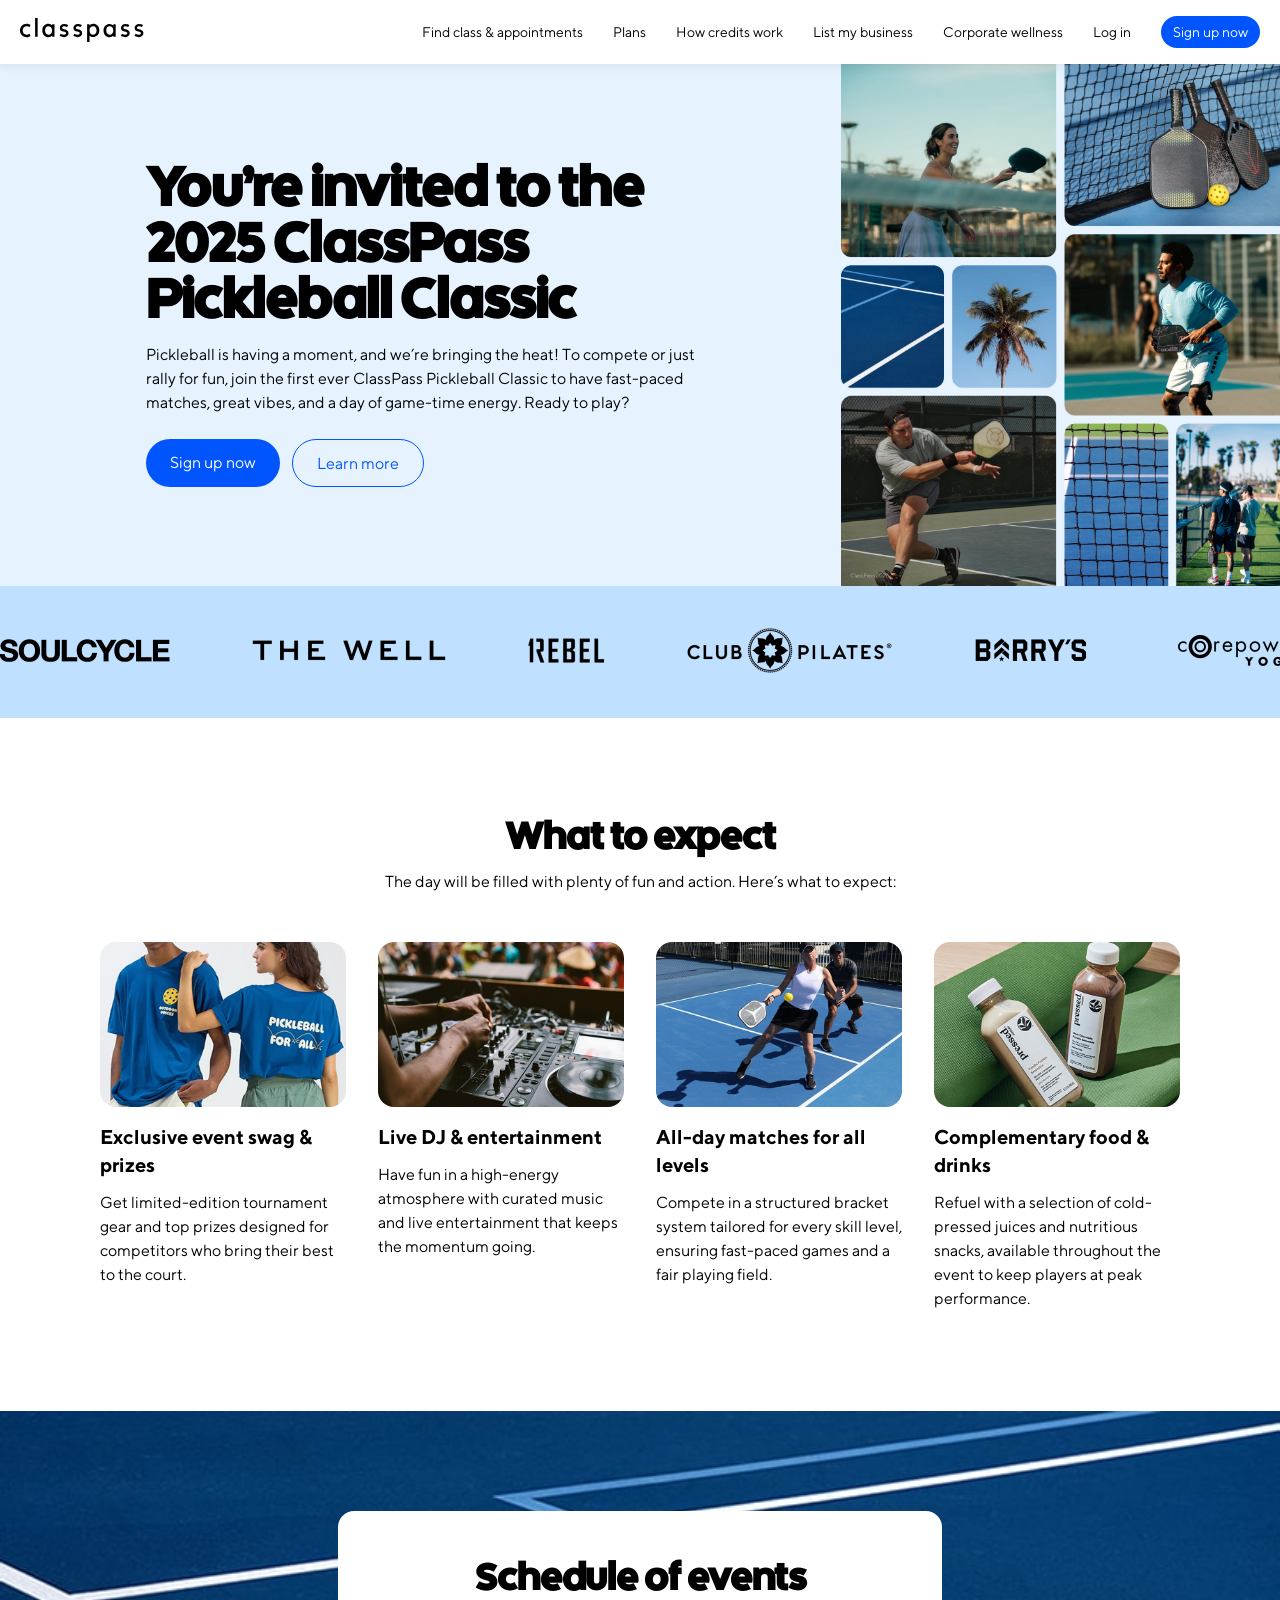
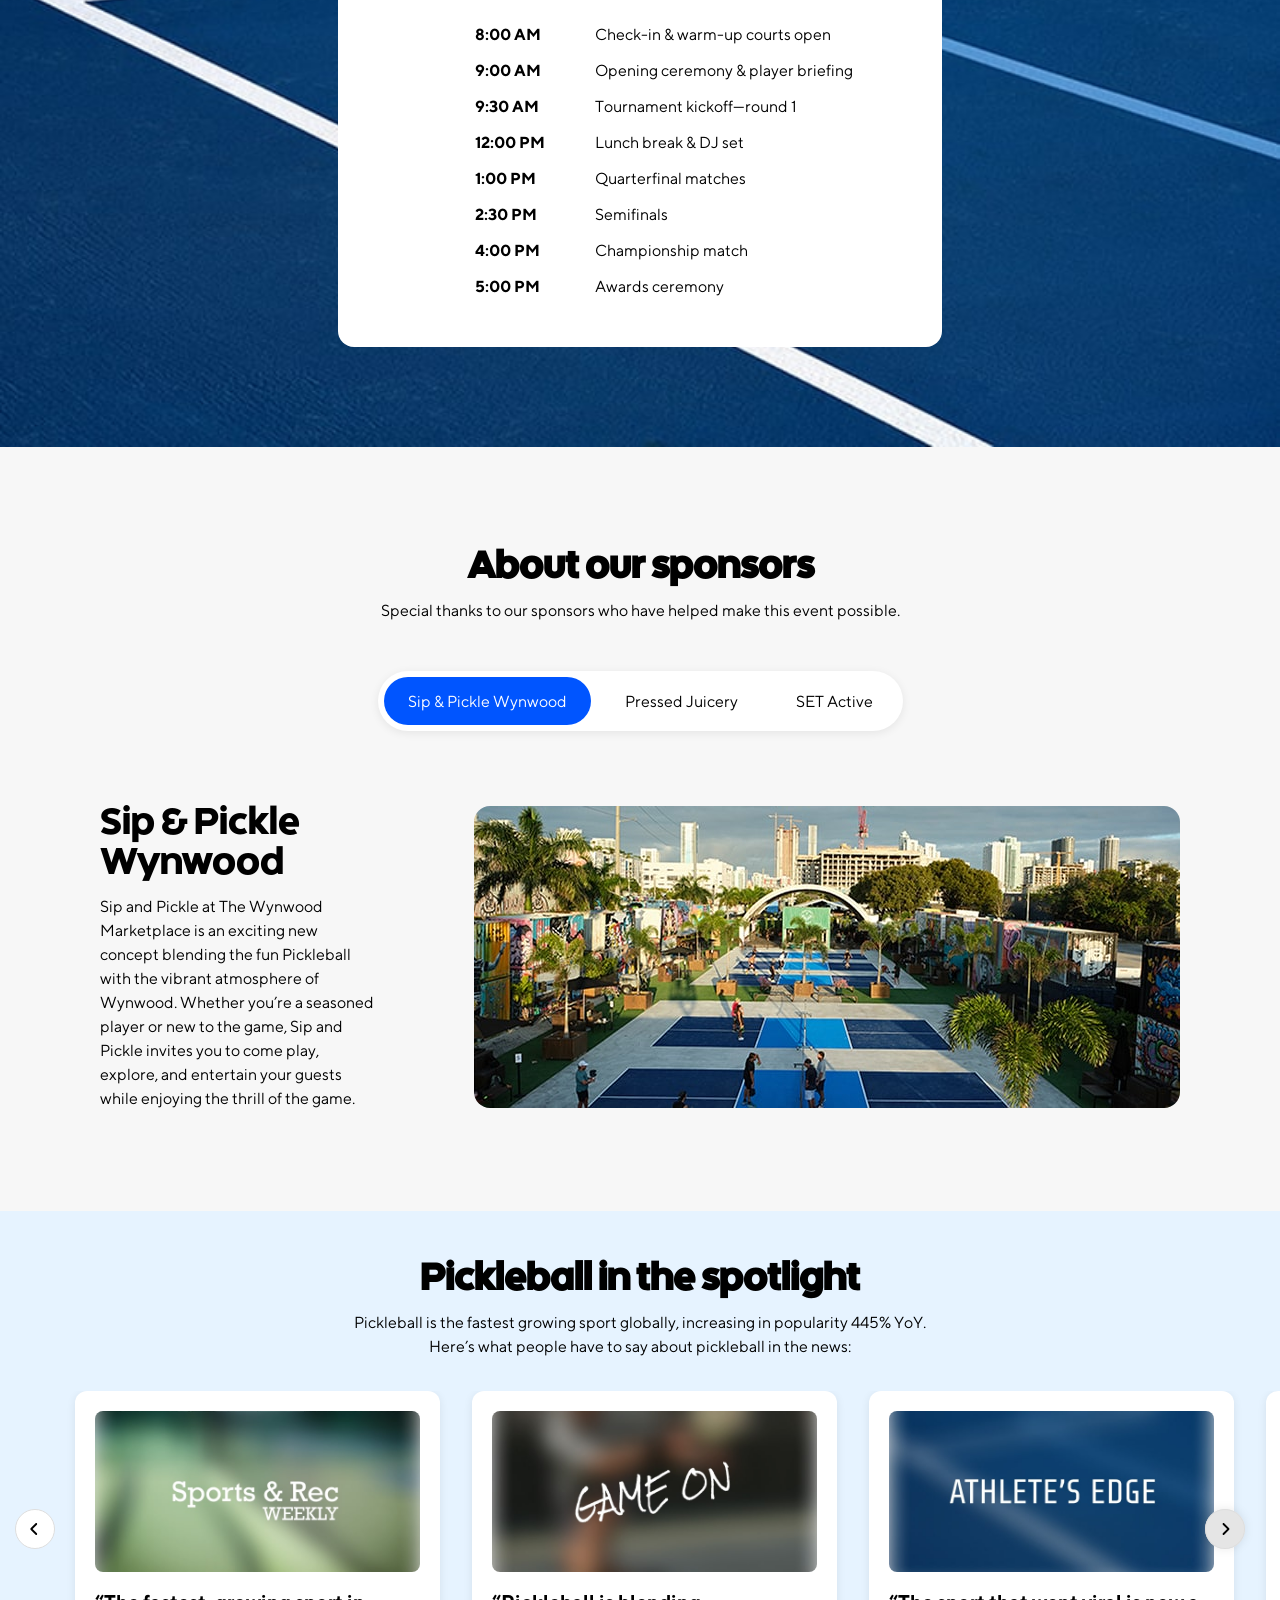
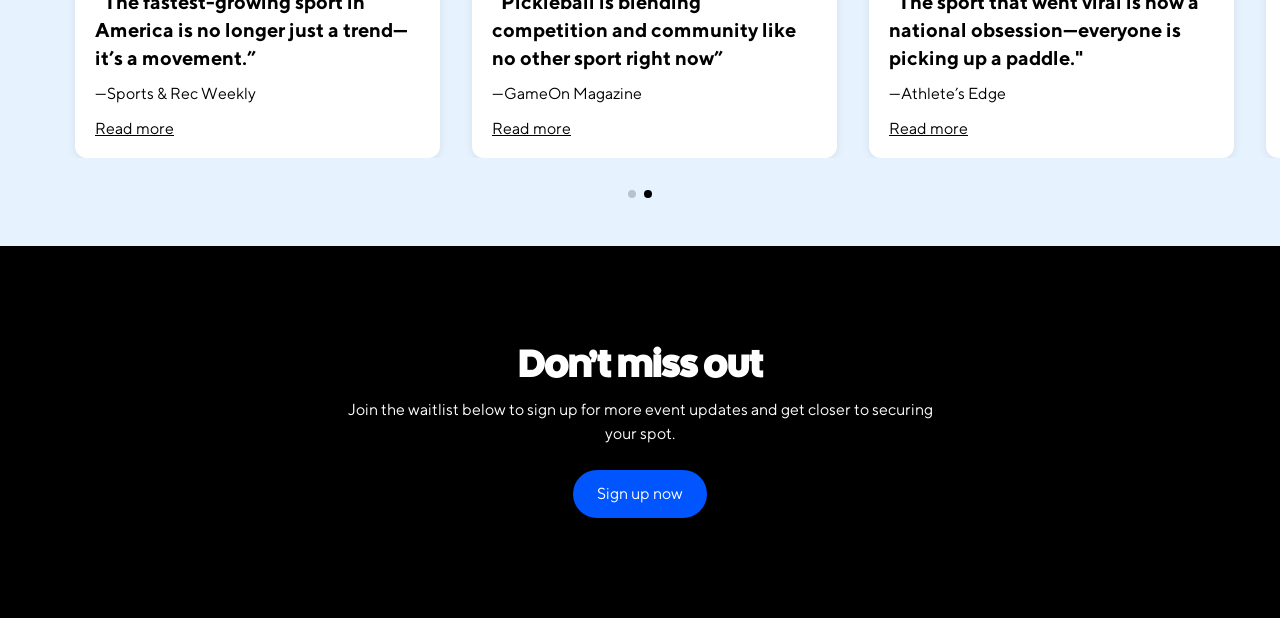
<file: index.html>
<!doctype html>
<html lang="en">
  <head>
    <link rel="stylesheet" href="styles.css" />
    <meta charset="UTF-8" />
    <meta name="viewport" content="width=device-width, initial-scale=1.0" />
    <title>Classpass</title>
    <!-- <link rel="import" href="mobHeaderTemplate.html" /> -->
    <script src="mobHeader.js" defer></script>
  </head>
  <body>
    <div class="header-menu">
      <a href="https://classpass.com/search">Find class & appointments</a>
      <a href="https://classpass.com/plans">Plans</a>
      <a href="https://classpass.com/features">How credits work</a>
      <a href="https://classpass.com/partners?utm_content=consumer_nav"
        >List my business</a
      >
      <a
        href="https://classpass.com/corporate-wellness?utm_content=consumer_nav"
        >Corporate wellness</a
      >
      <a href="https://classpass.com/login">Log in</a>
    </div>
    <header>
      <div class="desk-header">
        <div class="logo">
          <svg
            width="124"
            height="24"
            viewBox="0 0 124 24"
            fill="none"
            xmlns="http://www.w3.org/2000/svg"
          >
            <path
              d="M6.65 16.65C4.15 16.65 2.7 14.7 2.7 12.5C2.7 9.95 4.35 8.25 6.65 8.25C7.85 8.25 8.65 8.75 9.4 9.2L10.6 7.05C9.75 6.5 8.3 5.85 6.8 5.85C2.85 5.85 0 8.65 0 12.5C0 16.3 2.9 19.15 6.8 19.15C8.45 19.15 9.65 18.45 10.6 17.9L9.4 15.75C8.65 16.25 7.55 16.65 6.65 16.65ZM15.1 0H17.65V18.8H15.1V0ZM32.35 6.25L32.05 7.35C31.35 6.6 29.9 5.85 28.35 5.85C25.2 5.85 22.3 8.35 22.3 12.4C22.3 16.6 25.2 19.15 28.35 19.15C29.9 19.15 31.3 18.4 32.05 17.65L32.35 18.8H34.5V6.3H32.35V6.25ZM32.1 12.6C32.1 15.45 30.35 16.75 28.7 16.75C27 16.75 25.05 15.6 25.05 12.45C25.05 10.45 26.1 8.3 28.5 8.3C30.3 8.3 32.1 9.75 32.1 12.45V12.6ZM43.6 13.6C45.35 14.05 46.1 14.4 46.1 15.3C46.1 16 45.5 16.7 44.1 16.7C42.8 16.7 41.75 16.25 40.75 15.7L39.6 17.85C40.5 18.4 42.45 19.15 44.1 19.15C46.9 19.15 48.55 17.25 48.55 15.35C48.55 12.05 45.3 11.55 44.45 11.25C42.65 10.75 42.2 10.4 42.2 9.65C42.2 8.85 42.9 8.3 44.2 8.3C45.35 8.3 46.2 8.65 47 9.05L48.2 6.9C47.05 6.4 45.7 5.9 44.2 5.9C41.45 5.9 39.8 7.85 39.8 9.65C39.75 12.5 42.2 13.25 43.6 13.6ZM57.25 13.6C59 14.05 59.75 14.4 59.75 15.3C59.75 16 59.15 16.7 57.75 16.7C56.45 16.7 55.4 16.25 54.4 15.7L53.25 17.85C54.15 18.4 56.1 19.15 57.75 19.15C60.55 19.15 62.2 17.25 62.2 15.35C62.2 12.05 58.95 11.55 58.1 11.25C56.3 10.75 55.85 10.4 55.85 9.65C55.85 8.85 56.55 8.3 57.85 8.3C59 8.3 59.85 8.65 60.65 9.05L61.85 6.9C60.7 6.4 59.35 5.9 57.85 5.9C55.1 5.9 53.45 7.85 53.45 9.65C53.4 12.5 55.85 13.25 57.25 13.6ZM73.25 5.85C71.7 5.85 70.3 6.6 69.55 7.35L69.25 6.2H67.1V24H69.5V17.8L69.6 17.75C70.3 18.5 71.7 19.1 73.05 19.1C76.3 19.1 79.3 17 79.3 12.35C79.35 8.15 76.45 5.85 73.25 5.85ZM72.95 16.75C71.3 16.75 69.55 15.45 69.55 12.6V12.45C69.55 9.7 71.35 8.3 73.15 8.3C75.55 8.3 76.6 10.45 76.6 12.45C76.6 15.6 74.65 16.75 72.95 16.75ZM93.55 6.25L93.25 7.4C92.55 6.65 91.1 5.9 89.55 5.9C86.4 5.9 83.5 8.4 83.5 12.45C83.5 16.65 86.4 19.2 89.55 19.2C91.1 19.2 92.5 18.45 93.25 17.7L93.55 18.85H95.7V6.35H93.55V6.25ZM93.3 12.6C93.3 15.45 91.55 16.75 89.9 16.75C88.2 16.75 86.25 15.6 86.25 12.45C86.25 10.45 87.3 8.3 89.7 8.3C91.5 8.3 93.3 9.75 93.3 12.45V12.6ZM104.8 13.6C106.55 14.05 107.3 14.4 107.3 15.3C107.3 16 106.7 16.7 105.3 16.7C104 16.7 102.95 16.25 101.95 15.7L100.8 17.85C101.7 18.4 103.65 19.15 105.3 19.15C108.1 19.15 109.75 17.25 109.75 15.35C109.75 12.05 106.5 11.55 105.65 11.25C103.85 10.75 103.4 10.4 103.4 9.65C103.4 8.85 104.1 8.3 105.4 8.3C106.55 8.3 107.4 8.65 108.2 9.05L109.4 6.9C108.25 6.4 106.9 5.9 105.4 5.9C102.65 5.9 101 7.85 101 9.65C100.95 12.5 103.4 13.25 104.8 13.6ZM118.45 13.6C120.2 14.05 120.95 14.4 120.95 15.3C120.95 16 120.35 16.7 118.95 16.7C117.65 16.7 116.6 16.25 115.6 15.7L114.45 17.85C115.35 18.4 117.3 19.15 118.95 19.15C121.75 19.15 123.4 17.25 123.4 15.35C123.4 12.05 120.15 11.55 119.3 11.25C117.5 10.75 117.05 10.4 117.05 9.65C117.05 8.85 117.75 8.3 119.05 8.3C120.2 8.3 121.05 8.65 121.85 9.05L123.05 6.9C121.9 6.4 120.55 5.9 119.05 5.9C116.3 5.9 114.65 7.85 114.65 9.65C114.6 12.5 117.05 13.25 118.45 13.6Z"
              fill="black"
            />
          </svg>
        </div>
        <div class="links-container">
          <a href="https://classpass.com/search">Find class & appointments</a>
          <a href="https://classpass.com/plans">Plans</a>
          <a href="https://classpass.com/features">How credits work</a>
          <a href="https://classpass.com/partners?utm_content=consumer_nav"
            >List my business</a
          >
          <a
            href="https://classpass.com/corporate-wellness?utm_content=consumer_nav"
            >Corporate wellness</a
          >
          <a href="https://classpass.com/login">Log in</a>
          <a href="login.html">
            <button class="sign-button">Sign up now</button>
          </a>
        </div>
      </div>
      <mob-header></mob-header>
      <!-- <div class="mobile-header">
        <svg
          width="41"
          height="32"
          viewBox="0 0 41 32"
          fill="none"
          xmlns="http://www.w3.org/2000/svg"
        >
          <path
            fill-rule="evenodd"
            clip-rule="evenodd"
            d="M22.4938 0H27.197C34.4564 0 40.8978 5.47097 41 13.1097C41 20.0258 35.1721 26.1161 27.2993 26.1161H22.6983C22.0848 26.1161 21.5736 26.529 21.4713 27.1484L20.7556 30.5548C20.6534 31.3806 19.8354 32 19.0175 32H13.7007C5.62344 32 0 25.8064 0 18.9935C0 11.3548 6.54364 5.9871 13.5985 5.88387H18.813C19.4264 5.88387 19.9377 5.47097 20.0399 4.85161L20.7556 1.44516C20.8579 0.619355 21.6758 0 22.4938 0ZM21.5737 21.0582H27.0948C31.9003 21.0582 35.6834 17.5486 35.7856 13.1098C35.7856 8.25823 31.4914 5.16146 27.0948 5.16146H23.823C23.2096 5.16146 22.6983 5.57436 22.5961 6.19372L21.8804 9.49694C21.6759 10.3228 20.9602 10.9421 20.1422 10.9421H13.8031C9.09984 10.9421 5.1123 14.3486 5.1123 18.8905C5.1123 23.8453 9.61106 26.8389 13.8031 26.8389H17.8929C18.5063 26.8389 19.0175 26.426 19.1198 25.8066L19.8355 22.5034C20.04 21.6776 20.7557 21.0582 21.5737 21.0582Z"
            fill="black"
          />
          <div class="buttons-container">
            <a href="login.html">
              <button>Sign up now</button>
            </a>
            <div class="menu-toggle">
              <svg
                width="18"
                height="15"
                viewBox="0 0 18 15"
                fill="none"
                xmlns="http://www.w3.org/2000/svg"
              >
                <line
                  x1="1"
                  y1="13.5"
                  x2="17"
                  y2="13.5"
                  stroke="black"
                  stroke-width="2"
                  stroke-linecap="round"
                />
                <line
                  x1="1"
                  y1="7.5"
                  x2="17"
                  y2="7.5"
                  stroke="black"
                  stroke-width="2"
                  stroke-linecap="round"
                />
                <line
                  x1="1"
                  y1="1.5"
                  x2="17"
                  y2="1.5"
                  stroke="black"
                  stroke-width="2"
                  stroke-linecap="round"
                />
              </svg>
              <svg
                width="17"
                height="15"
                viewBox="0 0 17 15"
                fill="none"
                xmlns="http://www.w3.org/2000/svg"
              >
                <path
                  fill-rule="evenodd"
                  clip-rule="evenodd"
                  d="M13.8179 14.1539C14.2084 14.5444 14.8417 14.5444 15.2322 14.1539C15.6228 13.7634 15.6228 13.1303 15.2322 12.7399L9.99065 7.49937L15.2314 2.25965C15.622 1.86917 15.622 1.23606 15.2314 0.84558C14.8408 0.455094 14.2076 0.455094 13.8171 0.845579L8.57629 6.0853L3.26274 0.772843C2.87217 0.38236 2.23894 0.382359 1.84838 0.772843C1.45781 1.16333 1.45781 1.79643 1.84838 2.18691L7.16193 7.49937L1.84761 12.8126C1.45705 13.2031 1.45705 13.8362 1.84761 14.2267C2.23817 14.6172 2.8714 14.6172 3.26196 14.2267L8.57629 8.91344L13.8179 14.1539Z"
                  fill="black"
                />
              </svg>
            </div>
          </div>
        </svg>
      </div> -->
    </header>
    <section class="hero">
      <div class="content">
        <div class="left-content">
          <div class="text">
            <h1>
              You’re invited to the<br />2025 ClassPass<br />Pickleball Classic
            </h1>
            <span
              >Pickleball is having a moment, and we’re bringing the heat! To
              compete or just<br />rally for fun, join the first ever ClassPass
              Pickleball Classic to have fast-paced<br />matches, great vibes,
              and a day of game-time energy. Ready to play?</span
            >
          </div>
          <div class="ctas">
            <a href="login.html">
              <button id="signup" class="sign-button">Sign up now</button>
            </a>
            <button id="learn-more">Learn more</button>
          </div>
        </div>
      </div>
      <div class="banner-container">
        <img src="assets/images/Hero_Desktop.jpg" alt="Hero Desktop" />
        <img src="assets/images/Hero_mobile.jpg" alt="Hero Mobile" />
      </div>
    </section>
    <section id="animated-banners-container">
      <div class="img-container">
        <img
          src="assets/images/banner_logos/PAR_FULL-logo-bar.png"
          alt="banner logos"
        />
      </div>
      <div aria-hidden class="img-container">
        <img
          src="assets/images/banner_logos/PAR_FULL-logo-bar.png"
          alt="banner logos"
        />
      </div>
    </section>
    <section id="what-to-expect">
      <div class="text-container">
        <h2>What to expect</h2>
        <span
          >The day will be filled with plenty of fun and action. Here’s what to
          expect:</span
        >
      </div>
      <div class="image-cols"></div>
    </section>
    <section id="schedule">
      <img src="assets/images/Schedule_Background_Image.jpg" alt="" />
      <div class="content">
        <h3>Schedule of events</h3>
        <div class="items-container"></div>
      </div>
    </section>
    <section id="sponsors">
      <div class="title-container">
        <h3>About our sponsors</h3>
        <span
          >Special thanks to our sponsors who have helped make this event
          possible.</span
        >
      </div>
      <div class="menu">
        <div class="menu-item active"><span>Sip & Pickle Wynwood</span></div>
        <div class="menu-item"><span>Pressed Juicery</span></div>
        <div class="menu-item"><span>SET Active</span></div>
      </div>
      <div class="sponsor-items"></div>
    </section>
    <section id="spotlight">
      <div class="text-container">
        <h3>Pickleball in the spotlight</h3>
        <span
          >Pickleball is the fastest growing sport globally, increasing in
          popularity 445% YoY. Here’s what people have to say about pickleball
          in the news:</span
        >
      </div>
      <svg
        class="left"
        width="40"
        height="40"
        viewBox="0 0 40 40"
        fill="none"
        xmlns="http://www.w3.org/2000/svg"
      >
        <rect
          x="-0.5"
          y="0.5"
          width="39"
          height="39"
          rx="19.5"
          transform="matrix(-1 0 0 1 39 0)"
          fill="#E5E5E5"
        />
        <rect
          x="-0.5"
          y="0.5"
          width="39"
          height="39"
          rx="19.5"
          transform="matrix(-1 0 0 1 39 0)"
          stroke="#DEDEDE"
        />
        <path
          fill-rule="evenodd"
          clip-rule="evenodd"
          d="M21.9128 14.3371C22.2789 14.7032 22.2789 15.2968 21.9128 15.6629L17.5757 20L21.9128 24.3371C22.2789 24.7032 22.2789 25.2968 21.9128 25.6629C21.5467 26.029 20.9531 26.029 20.587 25.6629L15.587 20.6629C15.2208 20.2968 15.2208 19.7032 15.587 19.3371L20.587 14.3371C20.9531 13.971 21.5467 13.971 21.9128 14.3371Z"
          fill="#9E9E9E"
        />
      </svg>
      <div class="cards-container">
        <div class="cards"></div>
      </div>
      <svg
        class="right"
        width="60"
        height="60"
        viewBox="0 0 60 60"
        fill="none"
        xmlns="http://www.w3.org/2000/svg"
      >
        <g filter="url(#filter0_d_4203_287)">
          <rect
            width="40"
            height="40"
            rx="20"
            transform="matrix(-1 0 0 1 50 10)"
            fill="white"
          />
          <rect
            x="-0.5"
            y="0.5"
            width="39"
            height="39"
            rx="19.5"
            transform="matrix(-1 0 0 1 49 10)"
            stroke="#DEDEDE"
          />
          <path
            fill-rule="evenodd"
            clip-rule="evenodd"
            d="M27.8372 24.3371C27.4711 24.7032 27.4711 25.2968 27.8372 25.6629L32.1743 30L27.8372 34.3371C27.4711 34.7032 27.4711 35.2968 27.8372 35.6629C28.2033 36.029 28.7969 36.029 29.163 35.6629L34.163 30.6629C34.5292 30.2968 34.5292 29.7032 34.163 29.3371L29.163 24.3371C28.7969 23.971 28.2033 23.971 27.8372 24.3371Z"
            fill="black"
          />
        </g>
        <defs>
          <filter
            id="filter0_d_4203_287"
            x="0"
            y="0"
            width="60"
            height="60"
            filterUnits="userSpaceOnUse"
            color-interpolation-filters="sRGB"
          >
            <feFlood flood-opacity="0" result="BackgroundImageFix" />
            <feColorMatrix
              in="SourceAlpha"
              type="matrix"
              values="0 0 0 0 0 0 0 0 0 0 0 0 0 0 0 0 0 0 127 0"
              result="hardAlpha"
            />
            <feOffset />
            <feGaussianBlur stdDeviation="5" />
            <feColorMatrix
              type="matrix"
              values="0 0 0 0 0 0 0 0 0 0 0 0 0 0 0 0 0 0 0.08 0"
            />
            <feBlend
              mode="normal"
              in2="BackgroundImageFix"
              result="effect1_dropShadow_4203_287"
            />
            <feBlend
              mode="normal"
              in="SourceGraphic"
              in2="effect1_dropShadow_4203_287"
              result="shape"
            />
          </filter>
        </defs>
      </svg>
      <div class="dots-container">
        <div class="dot active" data-place="0"></div>
        <div class="dot" data-place="1"></div>
      </div>
      <div class="mobile-dots-container" style="display: none">
        <div class="dot active" data-place="0"></div>
        <div class="dot" data-place="1"></div>
        <div class="dot" data-place="2"></div>
        <div class="dot" data-place="3"></div>
      </div>
    </section>
    <section id="footer">
      <div class="text-container">
        <h3>Don’t miss out</h3>
        <span
          >Join the waitlist below to sign up for more event updates and get
          closer to securing your spot.</span
        >
      </div>
      <a href="login.html">
        <button class="sign-button">Sign up now</button>
      </a>
    </section>
  </body>
  <script>
    const header = document.querySelector("header");
    header.addEventListener("click", (e) => {
      const target = e.target;
      if (!target.closest("a, button, .logo, .menu-toggle")) {
        window.scrollTo({ top, behavior: "smooth" });
      }
    });

    const screenWidth = window.innerWidth;
    const root = document.documentElement;
    window.addEventListener("resize", () => {
      const screenWidth = window.innerWidth;

      root.style.setProperty("--screen-width", screenWidth + "px");
    });
    root.style.setProperty("--screen-width", screenWidth + "px");

    const learnMoreCTA = document.querySelector("section.hero #learn-more");
    learnMoreCTA.addEventListener("click", () => {
      document
        .querySelector("#what-to-expect")
        .scrollIntoView({ behavior: "smooth" });
    });

    const whatToExpectColsData = [
      {
        title: "Exclusive event swag & prizes",
        text: "Get limited-edition tournament gear and top prizes designed for competitors who bring their best to the court.",
      },
      {
        title: "Live DJ & entertainment",
        text: "Have fun in a high-energy atmosphere with curated music and live entertainment that keeps the momentum going.",
      },
      {
        title: "All-day matches for all levels",
        text: "Compete in a structured bracket system tailored for every skill level, ensuring fast-paced games and a fair playing field.",
      },
      {
        title: "Complementary food & drinks",
        text: "Refuel with a selection of cold-pressed juices and nutritious snacks, available throughout the event to keep players at peak performance.",
      },
    ];
    const colsParentElement = document.querySelector(
      "#what-to-expect .image-cols",
    );
    whatToExpectColsData.forEach((item, i) => {
      const element = document.createElement("div");
      element.classList.add("what-to-expect-item");
      element.innerHTML = `
            <img src="assets/images/What-to-expect_Image0${i + 1}.jpg" />
            <div class="content">
                <span class="title">${item.title}</span>
                <span class="text">${item.text}</span>
            </div>
        `;
      colsParentElement.appendChild(element);
    });

    const scheduleData = [
      {
        time: "8:00 AM",
        text: "Check-in & warm-up courts open",
      },
      {
        time: "9:00 AM",
        text: "Opening ceremony & player briefing",
      },
      {
        time: "9:30 AM",
        text: "Tournament kickoff—round 1",
      },
      {
        time: "12:00 PM",
        text: "Lunch break & DJ set",
      },
      {
        time: "1:00 PM",
        text: "Quarterfinal matches",
      },
      {
        time: "2:30 PM",
        text: "Semifinals",
      },
      {
        time: "4:00 PM",
        text: "Championship match",
      },
      {
        time: "5:00 PM",
        text: "Awards ceremony",
      },
    ];

    const scheduleParent = document.querySelector("#schedule .items-container");
    scheduleData.forEach((item) => {
      const element = document.createElement("div");
      element.classList.add("schedule-item");
      element.innerHTML = `
            <span class="time">${item.time}</span>
            <span class="text">${item.text}</span>
        `;

      scheduleParent.appendChild(element);
    });
    const sponsorsData = [
      {
        title: "Sip & Pickle Wynwood",
        text: "Sip and Pickle at The Wynwood Marketplace is an exciting new concept blending the fun Pickleball with the vibrant atmosphere of Wynwood. Whether you’re a seasoned player or new to the game, Sip and Pickle invites you to come play, explore, and entertain your guests while enjoying the thrill of the game.",
      },
      {
        title: "Pressed Juicery",
        text: "Pressed continues to grow with stores throughout the U.S., as well as an expanding online and wholesale presence. Because they are constantly evolving, they now offer an array of wholesome plant-based foods in addition to their signature cold-pressed juices to keep you nourished throughout the day. It’s all part of their ongoing mission to make plant-forward living as convenient and delicious as possible.",
      },
      {
        title: "SET Active",
        text: "SET is here to simplify the way you get dressed, because let’s be real, life is complicated enough. In an effort to be more effortless, SET set out to design clothes that blur the line between form and function.  The result? Elevated essentials that can go wherever the day takes you—whether that’s getting active or actively chilling on the couch. That’s right, no more changing your outfit a million times over or sacrificing on style just to feel comfortable. Their SETs do it all.",
      },
    ];

    const sponsorItems = document.querySelector(".sponsor-items");
    sponsorsData.forEach((data, i) => {
      const element = document.createElement("div");
      element.classList.add("sponsor-item");
      i === 0 && element.classList.add("active");
      element.innerHTML = `
            <div class="content">
                <span class="title">${data.title}</span>
                <span class="text">${data.text}</span>
            </div>
            <img src="assets/images/Sponsors_Image0${i + 1}.jpg" />
        `;

      sponsorItems.appendChild(element);
    });

    const sponsorsMenu = document.querySelector("#sponsors .menu");
    const sponsorMenuItems = sponsorsMenu.querySelectorAll(".menu-item");
    sponsorMenuItems.forEach((child, i) => {
      child.addEventListener("click", () => {
        sponsorMenuItems.forEach((child) => child.classList.remove("active"));
        sponsorItems.childNodes.forEach((child) =>
          child.classList.remove("active"),
        );
        child.classList.add("active");
        sponsorItems.childNodes[i].classList.add("active");
      });
    });

    const spotlightData = [
      {
        title:
          "“The fastest-growing sport in America is no longer just a trend—it’s a movement.”",
        src: "—Sports & Rec Weekly",
      },
      {
        title:
          "“Pickleball is blending competition and community like no other sport right now”",
        src: "—GameOn Magazine",
      },
      {
        title:
          '“The sport that went viral is now a national obsession—everyone is picking up a paddle."',
        src: "—Athlete’s Edge",
      },
      {
        title:
          '"Fitness, fun, and friendly rivalries—pickleball is officially here to<br>stay."',
        src: "—NextGen Sports",
      },
    ];
    const spotlightCardsContainer = document.querySelector("#spotlight .cards");

    const cardsContainer = document.querySelector(
      "#spotlight .cards-container",
    );
    spotlightData.forEach((data, i) => {
      const element = document.createElement("div");
      element.classList.add("spotlight-card");
      element.innerHTML = `
            <img src="assets/images/Press_Image0${i + 1}.jpg" />
            <div class="text-container">
                <span class="title">${data.title}</span>
                <span class="src">${data.src}</span>
            </div>
            <a>Read more</a>
      `;

      spotlightCardsContainer.appendChild(element);
    });

    const allCards = document.querySelectorAll(".spotlight-card");

    /**
      @param action {'start' | 'end'}
    */
    const changeSpotlightPosition = (action) => {
      const targetCard = allCards[action === "start" ? 0 : allCards.length - 1];
      targetCard.scrollIntoView({
        behavior: "smooth",
        block: "nearest",
        inline: "center",
      });
    };

    const spotlightSVGS = document.querySelectorAll("#spotlight svg");
    spotlightSVGS.forEach((svg, i) => {
      svg.addEventListener("click", () => {
        const isFirst = i == 0;
        if (isFirst) {
          changeSpotlightPosition("start");
          cardsContainer.classList.remove("show-last");
        } else {
          changeSpotlightPosition("end");
          cardsContainer.classList.add("show-last");
        }
      });
    });

    const dots = document.querySelectorAll(".dots-container .dot");
    dots.forEach((dot, i) => {
      dot.addEventListener("click", () => {
        if (i == 0) {
          changeSpotlightPosition("start");

          cardsContainer.classList.remove("show-last");
        } else {
          changeSpotlightPosition("end");
          cardsContainer.classList.add("show-last");
        }
      });
    });

    let activeSpotlightIndex = 0;
    const observer = new IntersectionObserver(
      (entries) => {
        entries.forEach((entry) => {
          if (entry.isIntersecting) {
            const index = Array.from(allCards).indexOf(entry.target);
            activeSpotlightIndex = index;
            changeDots(activeSpotlightIndex);
          }
        });
      },
      { root: document.querySelector("#spotlight"), threshold: 0.6 },
    );
    allCards.forEach((card) => observer.observe(card));

    const mobdots = document.querySelectorAll(".mobile-dots-container .dot");
    const changeDots = (index) => {
      [...mobdots, ...dots].forEach((d) => d.classList.remove("active"));
      mobdots[index].classList.add("active");

      // dots.forEach((d) => d.classList.remove("active"));

      const isStart = index < 2;

      dots[isStart ? 0 : dots.length - 1].classList.add("active");
      isStart
        ? cardsContainer.classList.remove("show-last")
        : cardsContainer.classList.add("show-last");
    };

    mobdots.forEach((dot, i) => {
      dot.addEventListener("click", () => {
        changeDots(i);
        const targetCard = allCards[i];
        targetCard.scrollIntoView({
          behavior: "smooth",
          block: "nearest",
          inline: "center",
        });
      });
    });

    // const mobHeaderMenuTrigger = document.querySelector(
    //   ".mobile-header .buttons-container .menu-toggle",
    // );
    // mobHeaderMenuTrigger.addEventListener("click", () => {
    //   document.querySelector(".header-menu").classList.toggle("active");
    // });
  </script>
</html>
</file>
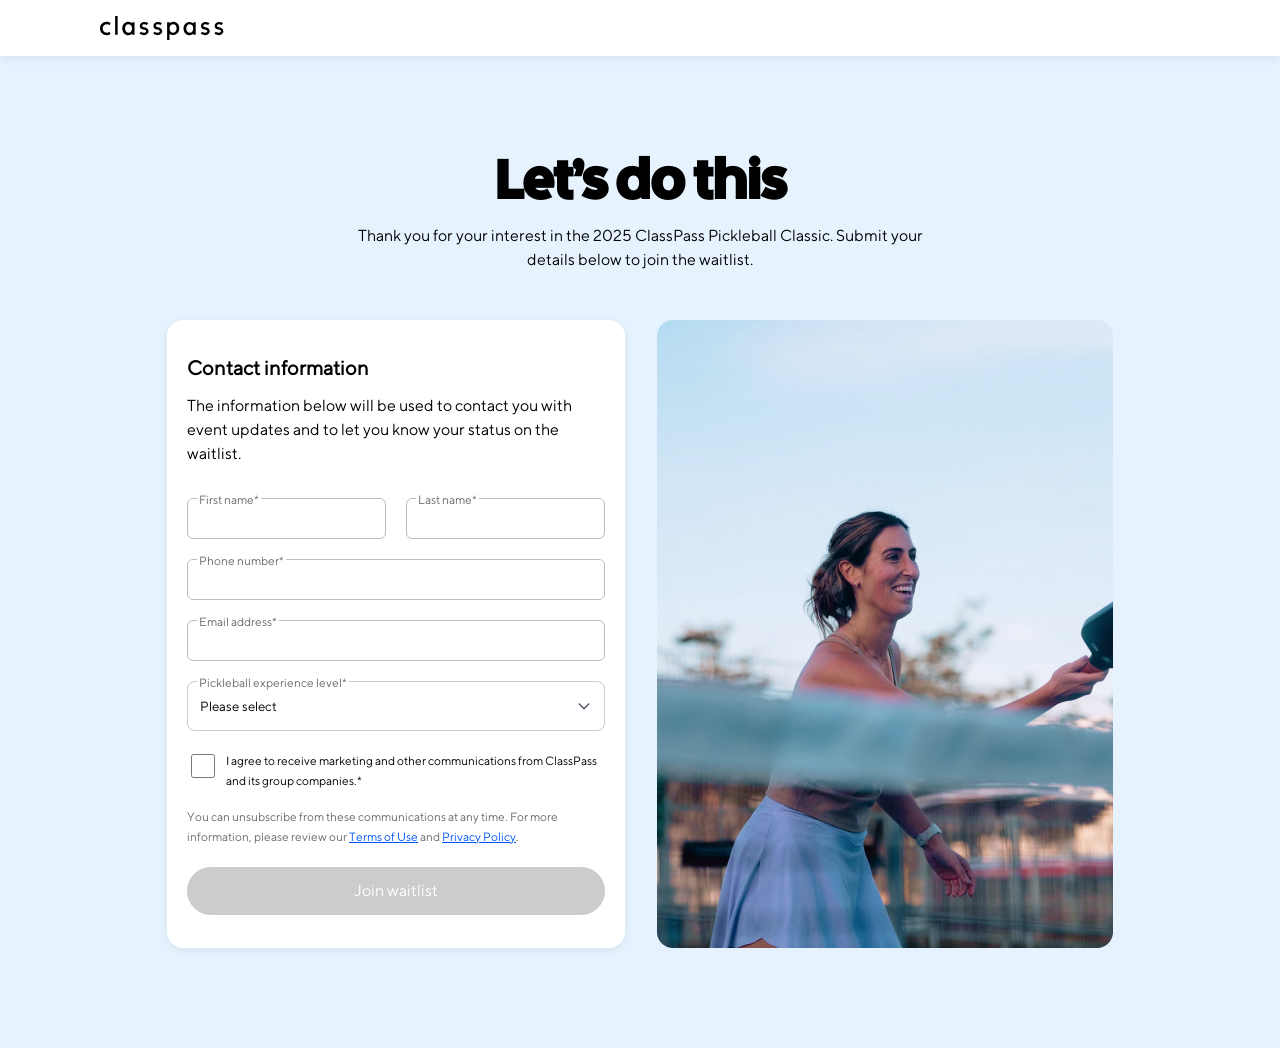
<file: login.html>
<!doctype html>
<html lang="en">
  <head>
    <link rel="stylesheet" href="loginStyles.css" />
    <meta charset="UTF-8" />
    <meta name="viewport" content="width=device-width, initial-scale=1.0" />
    <title>Sign up</title>
    <script src="mobHeader.js" defer></script>
    <link rel="stylesheet" href="global.css" />
  </head>
  <body>
    <div class="header-menu">
      <a href="https://classpass.com/search">Find class & appointments</a>
      <a href="https://classpass.com/plans">Plans</a>
      <a href="https://classpass.com/features">How credits work</a>
      <a href="https://classpass.com/partners?utm_content=consumer_nav"
        >List my business</a
      >
      <a
        href="https://classpass.com/corporate-wellness?utm_content=consumer_nav"
        >Corporate wellness</a
      >
      <a href="https://classpass.com/login">Log in</a>
    </div>
    <header>
      <svg
        width="124"
        height="24"
        viewBox="0 0 124 24"
        fill="none"
        xmlns="http://www.w3.org/2000/svg"
      >
        <path
          d="M6.65 16.65C4.15 16.65 2.7 14.7 2.7 12.5C2.7 9.95 4.35 8.25 6.65 8.25C7.85 8.25 8.65 8.75 9.4 9.2L10.6 7.05C9.75 6.5 8.3 5.85 6.8 5.85C2.85 5.85 0 8.65 0 12.5C0 16.3 2.9 19.15 6.8 19.15C8.45 19.15 9.65 18.45 10.6 17.9L9.4 15.75C8.65 16.25 7.55 16.65 6.65 16.65ZM15.1 0H17.65V18.8H15.1V0ZM32.35 6.25L32.05 7.35C31.35 6.6 29.9 5.85 28.35 5.85C25.2 5.85 22.3 8.35 22.3 12.4C22.3 16.6 25.2 19.15 28.35 19.15C29.9 19.15 31.3 18.4 32.05 17.65L32.35 18.8H34.5V6.3H32.35V6.25ZM32.1 12.6C32.1 15.45 30.35 16.75 28.7 16.75C27 16.75 25.05 15.6 25.05 12.45C25.05 10.45 26.1 8.3 28.5 8.3C30.3 8.3 32.1 9.75 32.1 12.45V12.6ZM43.6 13.6C45.35 14.05 46.1 14.4 46.1 15.3C46.1 16 45.5 16.7 44.1 16.7C42.8 16.7 41.75 16.25 40.75 15.7L39.6 17.85C40.5 18.4 42.45 19.15 44.1 19.15C46.9 19.15 48.55 17.25 48.55 15.35C48.55 12.05 45.3 11.55 44.45 11.25C42.65 10.75 42.2 10.4 42.2 9.65C42.2 8.85 42.9 8.3 44.2 8.3C45.35 8.3 46.2 8.65 47 9.05L48.2 6.9C47.05 6.4 45.7 5.9 44.2 5.9C41.45 5.9 39.8 7.85 39.8 9.65C39.75 12.5 42.2 13.25 43.6 13.6ZM57.25 13.6C59 14.05 59.75 14.4 59.75 15.3C59.75 16 59.15 16.7 57.75 16.7C56.45 16.7 55.4 16.25 54.4 15.7L53.25 17.85C54.15 18.4 56.1 19.15 57.75 19.15C60.55 19.15 62.2 17.25 62.2 15.35C62.2 12.05 58.95 11.55 58.1 11.25C56.3 10.75 55.85 10.4 55.85 9.65C55.85 8.85 56.55 8.3 57.85 8.3C59 8.3 59.85 8.65 60.65 9.05L61.85 6.9C60.7 6.4 59.35 5.9 57.85 5.9C55.1 5.9 53.45 7.85 53.45 9.65C53.4 12.5 55.85 13.25 57.25 13.6ZM73.25 5.85C71.7 5.85 70.3 6.6 69.55 7.35L69.25 6.2H67.1V24H69.5V17.8L69.6 17.75C70.3 18.5 71.7 19.1 73.05 19.1C76.3 19.1 79.3 17 79.3 12.35C79.35 8.15 76.45 5.85 73.25 5.85ZM72.95 16.75C71.3 16.75 69.55 15.45 69.55 12.6V12.45C69.55 9.7 71.35 8.3 73.15 8.3C75.55 8.3 76.6 10.45 76.6 12.45C76.6 15.6 74.65 16.75 72.95 16.75ZM93.55 6.25L93.25 7.4C92.55 6.65 91.1 5.9 89.55 5.9C86.4 5.9 83.5 8.4 83.5 12.45C83.5 16.65 86.4 19.2 89.55 19.2C91.1 19.2 92.5 18.45 93.25 17.7L93.55 18.85H95.7V6.35H93.55V6.25ZM93.3 12.6C93.3 15.45 91.55 16.75 89.9 16.75C88.2 16.75 86.25 15.6 86.25 12.45C86.25 10.45 87.3 8.3 89.7 8.3C91.5 8.3 93.3 9.75 93.3 12.45V12.6ZM104.8 13.6C106.55 14.05 107.3 14.4 107.3 15.3C107.3 16 106.7 16.7 105.3 16.7C104 16.7 102.95 16.25 101.95 15.7L100.8 17.85C101.7 18.4 103.65 19.15 105.3 19.15C108.1 19.15 109.75 17.25 109.75 15.35C109.75 12.05 106.5 11.55 105.65 11.25C103.85 10.75 103.4 10.4 103.4 9.65C103.4 8.85 104.1 8.3 105.4 8.3C106.55 8.3 107.4 8.65 108.2 9.05L109.4 6.9C108.25 6.4 106.9 5.9 105.4 5.9C102.65 5.9 101 7.85 101 9.65C100.95 12.5 103.4 13.25 104.8 13.6ZM118.45 13.6C120.2 14.05 120.95 14.4 120.95 15.3C120.95 16 120.35 16.7 118.95 16.7C117.65 16.7 116.6 16.25 115.6 15.7L114.45 17.85C115.35 18.4 117.3 19.15 118.95 19.15C121.75 19.15 123.4 17.25 123.4 15.35C123.4 12.05 120.15 11.55 119.3 11.25C117.5 10.75 117.05 10.4 117.05 9.65C117.05 8.85 117.75 8.3 119.05 8.3C120.2 8.3 121.05 8.65 121.85 9.05L123.05 6.9C121.9 6.4 120.55 5.9 119.05 5.9C116.3 5.9 114.65 7.85 114.65 9.65C114.6 12.5 117.05 13.25 118.45 13.6Z"
          fill="black"
        />
      </svg>
      <!-- <div class="mobile-header">
        <svg
          width="41"
          height="32"
          viewBox="0 0 41 32"
          fill="none"
          xmlns="http://www.w3.org/2000/svg"
        >
          <path
            fill-rule="evenodd"
            clip-rule="evenodd"
            d="M22.4938 0H27.197C34.4564 0 40.8978 5.47097 41 13.1097C41 20.0258 35.1721 26.1161 27.2993 26.1161H22.6983C22.0848 26.1161 21.5736 26.529 21.4713 27.1484L20.7556 30.5548C20.6534 31.3806 19.8354 32 19.0175 32H13.7007C5.62344 32 0 25.8064 0 18.9935C0 11.3548 6.54364 5.9871 13.5985 5.88387H18.813C19.4264 5.88387 19.9377 5.47097 20.0399 4.85161L20.7556 1.44516C20.8579 0.619355 21.6758 0 22.4938 0ZM21.5737 21.0582H27.0948C31.9003 21.0582 35.6834 17.5486 35.7856 13.1098C35.7856 8.25823 31.4914 5.16146 27.0948 5.16146H23.823C23.2096 5.16146 22.6983 5.57436 22.5961 6.19372L21.8804 9.49694C21.6759 10.3228 20.9602 10.9421 20.1422 10.9421H13.8031C9.09984 10.9421 5.1123 14.3486 5.1123 18.8905C5.1123 23.8453 9.61106 26.8389 13.8031 26.8389H17.8929C18.5063 26.8389 19.0175 26.426 19.1198 25.8066L19.8355 22.5034C20.04 21.6776 20.7557 21.0582 21.5737 21.0582Z"
            fill="black"
          />
          <div class="buttons-container">
            <div class="menu-toggle">
              <svg
                width="18"
                height="15"
                viewBox="0 0 18 15"
                fill="none"
                xmlns="http://www.w3.org/2000/svg"
              >
                <line
                  x1="1"
                  y1="13.5"
                  x2="17"
                  y2="13.5"
                  stroke="black"
                  stroke-width="2"
                  stroke-linecap="round"
                />
                <line
                  x1="1"
                  y1="7.5"
                  x2="17"
                  y2="7.5"
                  stroke="black"
                  stroke-width="2"
                  stroke-linecap="round"
                />
                <line
                  x1="1"
                  y1="1.5"
                  x2="17"
                  y2="1.5"
                  stroke="black"
                  stroke-width="2"
                  stroke-linecap="round"
                />
              </svg>
              <svg
                width="17"
                height="15"
                viewBox="0 0 17 15"
                fill="none"
                xmlns="http://www.w3.org/2000/svg"
              >
                <path
                  fill-rule="evenodd"
                  clip-rule="evenodd"
                  d="M13.8179 14.1539C14.2084 14.5444 14.8417 14.5444 15.2322 14.1539C15.6228 13.7634 15.6228 13.1303 15.2322 12.7399L9.99065 7.49937L15.2314 2.25965C15.622 1.86917 15.622 1.23606 15.2314 0.84558C14.8408 0.455094 14.2076 0.455094 13.8171 0.845579L8.57629 6.0853L3.26274 0.772843C2.87217 0.38236 2.23894 0.382359 1.84838 0.772843C1.45781 1.16333 1.45781 1.79643 1.84838 2.18691L7.16193 7.49937L1.84761 12.8126C1.45705 13.2031 1.45705 13.8362 1.84761 14.2267C2.23817 14.6172 2.8714 14.6172 3.26196 14.2267L8.57629 8.91344L13.8179 14.1539Z"
                  fill="black"
                />
              </svg>
            </div>
          </div>
        </svg>
        <div class="header-menu">
          <a href="https://classpass.com/search">Find class & appointments</a>
          <a href="https://classpass.com/plans">Plans</a>
          <a href="https://classpass.com/features">How credits work</a>
          <a href="https://classpass.com/partners?utm_content=consumer_nav"
            >List my business</a
          >
          <a
            href="https://classpass.com/corporate-wellness?utm_content=consumer_nav"
            >Corporate wellness</a
          >
          <a href="https://classpass.com/login">Log in</a>
        </div>
      </div> -->
      <mob-header></mob-header>
    </header>
    <section class="content">
      <div class="page-title-container">
        <h1>Let’s do this</h1>
        <span
          >Thank you for your interest in the 2025 ClassPass Pickleball Classic.
          Submit your details below to join the waitlist.</span
        >
      </div>
      <form class="login-container">
        <div class="contact-info">
          <div class="form-container">
            <div class="text-container">
              <h3>Contact information</h3>
              <span
                >The information below will be used to contact you with event
                updates and to let you know your status on the waitlist.</span
              >
            </div>
            <div class="form">
              <div class="names-container">
                <div id="name" class="input-wrap">
                  <input type="text" id="first-name" name="first-name" />
                  <label for="first-name">First name*</label>
                </div>
                <div id="last-name" class="input-wrap">
                  <input type="text" id="last-name" name="last-name" />
                  <label for="last-name">Last name*</label>
                </div>
              </div>
              <div id="phone" class="input-wrap">
                <input type="number" id="phone" name="phone" />
                <label for="phone">Phone number*</label>
              </div>
              <div id="email" class="input-wrap">
                <input type="email" id="email" name="email" />
                <label for="email">Email address*</label>
              </div>
              <div id="experience" class="input-wrap">
                <!-- <select name="experience" id="experience">
                  <option value="0">teste</option>
                  <option value="1">Novice</option>
                  <option value="2">Beginner</option>
                  <option value="3">Intermediate</option>
                  <option value="4">Advanced</option>
                </select> -->
                <div class="custom-select-wrapper" id="mySelect">
                  <button type="button" class="select-trigger">
                    <!-- <span class="label">Pickleball experience level*</span> -->
                    <span class="current-value">Please select</span>
                    <div class="arrow">
                      <svg
                        width="16"
                        height="16"
                        viewBox="0 0 16 16"
                        fill="none"
                        xmlns="http://www.w3.org/2000/svg"
                      >
                        <path
                          d="M3.86395 5.4697C3.57111 5.17686 3.09631 5.17697 2.8034 5.4697C2.51051 5.7626 2.51051 6.23736 2.8034 6.53025L7.46942 11.1972C7.7622 11.49 8.23704 11.4898 8.52996 11.1972L13.197 6.53025C13.4898 6.23736 13.4898 5.7626 13.197 5.4697C12.9041 5.17681 12.4293 5.17681 12.1364 5.4697L8.00067 9.60544L3.86395 5.4697Z"
                          fill="#5A6272"
                        />
                      </svg>
                    </div>
                  </button>

                  <ul class="options-list">
                    <li data-value="novice">Novice</li>
                    <li data-value="beginner">Beginner</li>
                    <li data-value="intermediate">Intermediate</li>
                    <li data-value="advanced">Advanced</li>
                  </ul>
                </div>
                <label for="experience">Pickleball experience level*</label>
              </div>
            </div>
          </div>
          <div class="consent-container">
            <div class="checkbox-container">
              <input type="checkbox" name="consent" id="consent" />
              <span
                >I agree to receive marketing and other communications from
                ClassPass and its group companies.*</span
              >
            </div>
            <span
              >You can unsubscribe from these communications at any time. For
              more information, please review our
              <a href="">Terms of Use</a> and
              <a href="">Privacy Policy</a>.</span
            >
          </div>
          <a href="thanks.html">
            <button type="submit" disabled>Join waitlist</button>
          </a>
        </div>
        <img src="assets/images/login.png" alt="" />
        <img src="assets/images/image.png" style="display: none" alt="" />
      </form>
    </section>
  </body>
  <script>
    const submit = document.querySelector('button[type="submit"]');
    submit.addEventListener("click", (e) => {
      e.preventDefault();
      window.location.replace("thanks.html");
    });

    const logos = document.querySelectorAll(
      "header > svg, .mobile-header > svg",
    );
    logos.forEach((logo) => {
      logo.addEventListener("click", () => {
        window.location.replace("index.html");
      });
    });

    // const mobHeaderMenuTrigger = document.querySelector(
    //   ".mobile-header .buttons-container .menu-toggle",
    // );
    // mobHeaderMenuTrigger.addEventListener("click", () => {
    //   document.querySelector(".header-menu").classList.toggle("active");
    // });

    const inputs = document.querySelectorAll("input[type='text']");
    const emailInput = document.querySelector("[type='email']");
    const phoneInput = document.querySelector("[type='number']");
    const consentInput = document.querySelector("[type='checkbox']");
    const button = document.querySelector("button[type='submit']");
    const emailRegex = /^[^\s@]+@[^\s@]+\.[^\s@]+$/;
    const phoneRegex = /^\+?[\d\s\-\(\)]{7,15}$/;

    function validateForm() {
      const isEmailValid = emailRegex.test(emailInput.value.trim());
      const isPhoneValid = phoneRegex.test(phoneInput.value.trim());
      const isExperienceSelected = !!document.querySelector(
        ".options-list .selected",
      );

      const allFilled = Array.from(inputs).every(
        (input) => input.value.trim() !== "",
      );
      button.disabled = !(
        allFilled &&
        isEmailValid &&
        isPhoneValid &&
        consentInput.checked &&
        isExperienceSelected
      );
    }

    [...inputs, phoneInput, emailInput, consentInput].forEach((input) =>
      input.addEventListener("input", validateForm),
    );
    // document.querySelectorAll(".options-list li").forEach((option) => {
    //   option.addEventListener("click", validateForm);
    // });

    const wrapper = document.getElementById("mySelect");
    const trigger = wrapper.querySelector(".select-trigger");
    const options = wrapper.querySelectorAll(".options-list li");
    const currentValueText = wrapper.querySelector(".current-value");

    // 1. Toggle the dropdown
    trigger.addEventListener("click", (e) => {
      e.preventDefault(); // Extra insurance against refreshing
      wrapper.classList.toggle("is-open");
    });

    // 2. Handle Option Selection
    options.forEach((option) => {
      option.addEventListener("click", (e) => {
        // Update the text
        currentValueText.innerText = option.innerText;

        // Close the menu
        wrapper.classList.remove("is-open");

        // Optional: Add 'selected' class for styling
        options.forEach((opt) => opt.classList.remove("selected"));
        option.classList.add("selected");

        validateForm();
      });
    });

    // 3. Close if the user clicks anywhere else on the screen
    document.addEventListener("click", (e) => {
      if (!wrapper.contains(e.target)) {
        wrapper.classList.remove("is-open");
      }
    });
  </script>
</html>
</file>
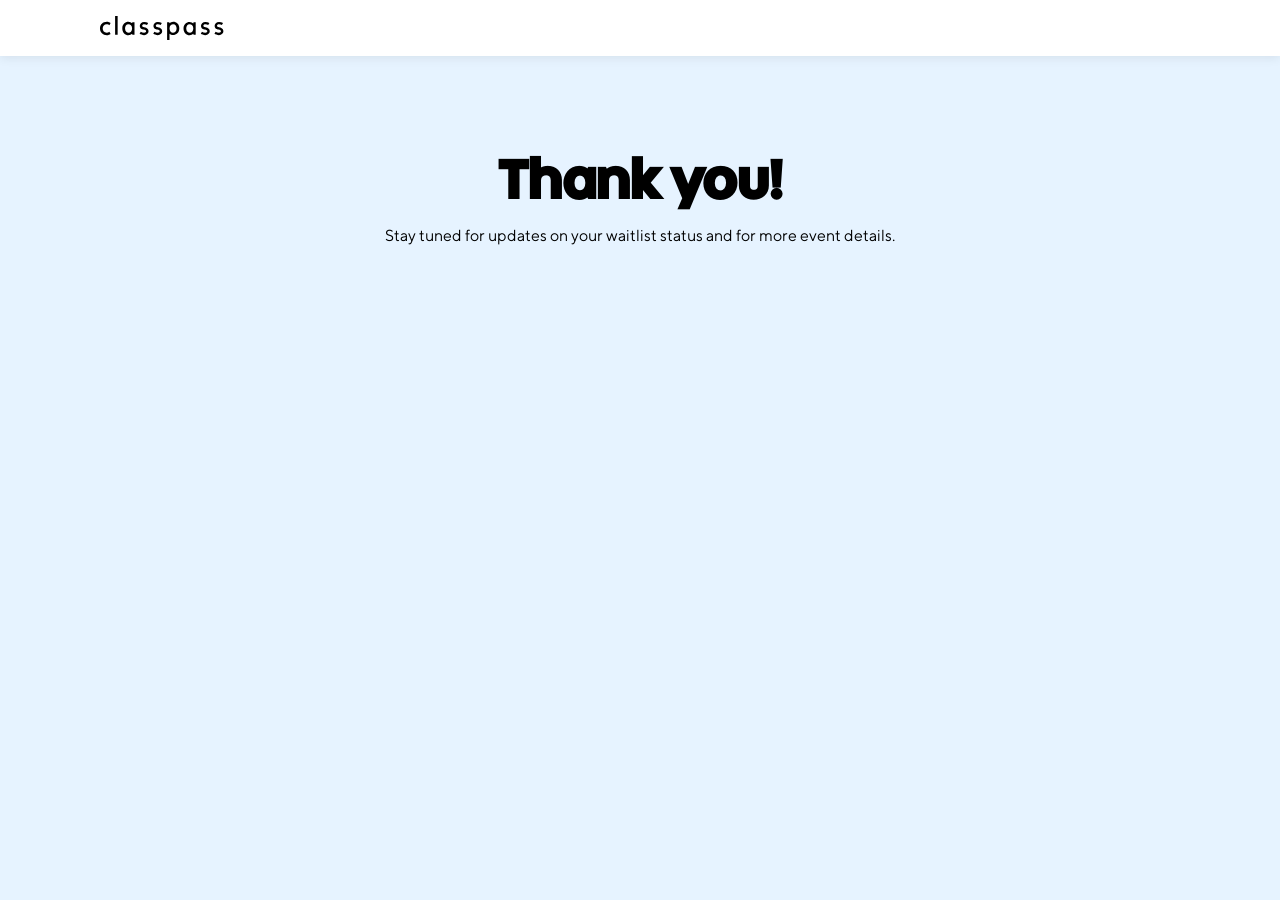
<file: thanks.html>
<!doctype html>
<html lang="en">
  <head>
    <link rel="stylesheet" href="thanksStyles.css" />
    <meta charset="UTF-8" />
    <meta name="viewport" content="width=device-width, initial-scale=1.0" />
    <title>Thanks</title>
  </head>
  <body>
    <header>
      <svg
        width="124"
        height="24"
        viewBox="0 0 124 24"
        fill="none"
        xmlns="http://www.w3.org/2000/svg"
      >
        <path
          d="M6.65 16.65C4.15 16.65 2.7 14.7 2.7 12.5C2.7 9.95 4.35 8.25 6.65 8.25C7.85 8.25 8.65 8.75 9.4 9.2L10.6 7.05C9.75 6.5 8.3 5.85 6.8 5.85C2.85 5.85 0 8.65 0 12.5C0 16.3 2.9 19.15 6.8 19.15C8.45 19.15 9.65 18.45 10.6 17.9L9.4 15.75C8.65 16.25 7.55 16.65 6.65 16.65ZM15.1 0H17.65V18.8H15.1V0ZM32.35 6.25L32.05 7.35C31.35 6.6 29.9 5.85 28.35 5.85C25.2 5.85 22.3 8.35 22.3 12.4C22.3 16.6 25.2 19.15 28.35 19.15C29.9 19.15 31.3 18.4 32.05 17.65L32.35 18.8H34.5V6.3H32.35V6.25ZM32.1 12.6C32.1 15.45 30.35 16.75 28.7 16.75C27 16.75 25.05 15.6 25.05 12.45C25.05 10.45 26.1 8.3 28.5 8.3C30.3 8.3 32.1 9.75 32.1 12.45V12.6ZM43.6 13.6C45.35 14.05 46.1 14.4 46.1 15.3C46.1 16 45.5 16.7 44.1 16.7C42.8 16.7 41.75 16.25 40.75 15.7L39.6 17.85C40.5 18.4 42.45 19.15 44.1 19.15C46.9 19.15 48.55 17.25 48.55 15.35C48.55 12.05 45.3 11.55 44.45 11.25C42.65 10.75 42.2 10.4 42.2 9.65C42.2 8.85 42.9 8.3 44.2 8.3C45.35 8.3 46.2 8.65 47 9.05L48.2 6.9C47.05 6.4 45.7 5.9 44.2 5.9C41.45 5.9 39.8 7.85 39.8 9.65C39.75 12.5 42.2 13.25 43.6 13.6ZM57.25 13.6C59 14.05 59.75 14.4 59.75 15.3C59.75 16 59.15 16.7 57.75 16.7C56.45 16.7 55.4 16.25 54.4 15.7L53.25 17.85C54.15 18.4 56.1 19.15 57.75 19.15C60.55 19.15 62.2 17.25 62.2 15.35C62.2 12.05 58.95 11.55 58.1 11.25C56.3 10.75 55.85 10.4 55.85 9.65C55.85 8.85 56.55 8.3 57.85 8.3C59 8.3 59.85 8.65 60.65 9.05L61.85 6.9C60.7 6.4 59.35 5.9 57.85 5.9C55.1 5.9 53.45 7.85 53.45 9.65C53.4 12.5 55.85 13.25 57.25 13.6ZM73.25 5.85C71.7 5.85 70.3 6.6 69.55 7.35L69.25 6.2H67.1V24H69.5V17.8L69.6 17.75C70.3 18.5 71.7 19.1 73.05 19.1C76.3 19.1 79.3 17 79.3 12.35C79.35 8.15 76.45 5.85 73.25 5.85ZM72.95 16.75C71.3 16.75 69.55 15.45 69.55 12.6V12.45C69.55 9.7 71.35 8.3 73.15 8.3C75.55 8.3 76.6 10.45 76.6 12.45C76.6 15.6 74.65 16.75 72.95 16.75ZM93.55 6.25L93.25 7.4C92.55 6.65 91.1 5.9 89.55 5.9C86.4 5.9 83.5 8.4 83.5 12.45C83.5 16.65 86.4 19.2 89.55 19.2C91.1 19.2 92.5 18.45 93.25 17.7L93.55 18.85H95.7V6.35H93.55V6.25ZM93.3 12.6C93.3 15.45 91.55 16.75 89.9 16.75C88.2 16.75 86.25 15.6 86.25 12.45C86.25 10.45 87.3 8.3 89.7 8.3C91.5 8.3 93.3 9.75 93.3 12.45V12.6ZM104.8 13.6C106.55 14.05 107.3 14.4 107.3 15.3C107.3 16 106.7 16.7 105.3 16.7C104 16.7 102.95 16.25 101.95 15.7L100.8 17.85C101.7 18.4 103.65 19.15 105.3 19.15C108.1 19.15 109.75 17.25 109.75 15.35C109.75 12.05 106.5 11.55 105.65 11.25C103.85 10.75 103.4 10.4 103.4 9.65C103.4 8.85 104.1 8.3 105.4 8.3C106.55 8.3 107.4 8.65 108.2 9.05L109.4 6.9C108.25 6.4 106.9 5.9 105.4 5.9C102.65 5.9 101 7.85 101 9.65C100.95 12.5 103.4 13.25 104.8 13.6ZM118.45 13.6C120.2 14.05 120.95 14.4 120.95 15.3C120.95 16 120.35 16.7 118.95 16.7C117.65 16.7 116.6 16.25 115.6 15.7L114.45 17.85C115.35 18.4 117.3 19.15 118.95 19.15C121.75 19.15 123.4 17.25 123.4 15.35C123.4 12.05 120.15 11.55 119.3 11.25C117.5 10.75 117.05 10.4 117.05 9.65C117.05 8.85 117.75 8.3 119.05 8.3C120.2 8.3 121.05 8.65 121.85 9.05L123.05 6.9C121.9 6.4 120.55 5.9 119.05 5.9C116.3 5.9 114.65 7.85 114.65 9.65C114.6 12.5 117.05 13.25 118.45 13.6Z"
          fill="black"
        />
      </svg>
      <div class="mobile-header">
        <svg
          width="41"
          height="32"
          viewBox="0 0 41 32"
          fill="none"
          xmlns="http://www.w3.org/2000/svg"
        >
          <path
            fill-rule="evenodd"
            clip-rule="evenodd"
            d="M22.4938 0H27.197C34.4564 0 40.8978 5.47097 41 13.1097C41 20.0258 35.1721 26.1161 27.2993 26.1161H22.6983C22.0848 26.1161 21.5736 26.529 21.4713 27.1484L20.7556 30.5548C20.6534 31.3806 19.8354 32 19.0175 32H13.7007C5.62344 32 0 25.8064 0 18.9935C0 11.3548 6.54364 5.9871 13.5985 5.88387H18.813C19.4264 5.88387 19.9377 5.47097 20.0399 4.85161L20.7556 1.44516C20.8579 0.619355 21.6758 0 22.4938 0ZM21.5737 21.0582H27.0948C31.9003 21.0582 35.6834 17.5486 35.7856 13.1098C35.7856 8.25823 31.4914 5.16146 27.0948 5.16146H23.823C23.2096 5.16146 22.6983 5.57436 22.5961 6.19372L21.8804 9.49694C21.6759 10.3228 20.9602 10.9421 20.1422 10.9421H13.8031C9.09984 10.9421 5.1123 14.3486 5.1123 18.8905C5.1123 23.8453 9.61106 26.8389 13.8031 26.8389H17.8929C18.5063 26.8389 19.0175 26.426 19.1198 25.8066L19.8355 22.5034C20.04 21.6776 20.7557 21.0582 21.5737 21.0582Z"
            fill="black"
          />
          <div class="buttons-container">
            <div class="menu-toggle">
              <svg
                width="18"
                height="15"
                viewBox="0 0 18 15"
                fill="none"
                xmlns="http://www.w3.org/2000/svg"
              >
                <line
                  x1="1"
                  y1="13.5"
                  x2="17"
                  y2="13.5"
                  stroke="black"
                  stroke-width="2"
                  stroke-linecap="round"
                />
                <line
                  x1="1"
                  y1="7.5"
                  x2="17"
                  y2="7.5"
                  stroke="black"
                  stroke-width="2"
                  stroke-linecap="round"
                />
                <line
                  x1="1"
                  y1="1.5"
                  x2="17"
                  y2="1.5"
                  stroke="black"
                  stroke-width="2"
                  stroke-linecap="round"
                />
              </svg>
              <svg
                width="17"
                height="15"
                viewBox="0 0 17 15"
                fill="none"
                xmlns="http://www.w3.org/2000/svg"
              >
                <path
                  fill-rule="evenodd"
                  clip-rule="evenodd"
                  d="M13.8179 14.1539C14.2084 14.5444 14.8417 14.5444 15.2322 14.1539C15.6228 13.7634 15.6228 13.1303 15.2322 12.7399L9.99065 7.49937L15.2314 2.25965C15.622 1.86917 15.622 1.23606 15.2314 0.84558C14.8408 0.455094 14.2076 0.455094 13.8171 0.845579L8.57629 6.0853L3.26274 0.772843C2.87217 0.38236 2.23894 0.382359 1.84838 0.772843C1.45781 1.16333 1.45781 1.79643 1.84838 2.18691L7.16193 7.49937L1.84761 12.8126C1.45705 13.2031 1.45705 13.8362 1.84761 14.2267C2.23817 14.6172 2.8714 14.6172 3.26196 14.2267L8.57629 8.91344L13.8179 14.1539Z"
                  fill="black"
                />
              </svg>
            </div>
          </div>
        </svg>
        <div class="header-menu">
          <a href="https://classpass.com/search">Find class & appointments</a>
          <a href="https://classpass.com/plans">Plans</a>
          <a href="https://classpass.com/features">How credits work</a>
          <a href="https://classpass.com/partners?utm_content=consumer_nav"
            >List my business</a
          >
          <a
            href="https://classpass.com/corporate-wellness?utm_content=consumer_nav"
            >Corporate wellness</a
          >
          <a href="https://classpass.com/login">Log in</a>
        </div>
      </div>
    </header>
    <section>
      <div class="text-container">
        <h1>Thank you!</h1>
        <span
          >Stay tuned for updates on your waitlist status and for more event
          details.</span
        >
      </div>
    </section>
  </body>
  <script>
    const logos = document.querySelectorAll(
      "header > svg, .mobile-header > svg",
    );
    logos.forEach((logo) => {
      logo.addEventListener("click", () => {
        window.location.replace("index.html");
      });
    });

    const mobHeaderMenuTrigger = document.querySelector(
      ".mobile-header .buttons-container .menu-toggle",
    );
    mobHeaderMenuTrigger.addEventListener("click", () => {
      document.querySelector(".header-menu").classList.toggle("active");
    });
  </script>
</html>
</file>
<file: styles.css>
@font-face {
  font-family: "TTNorms"; /* Use the same name */
  src: url("assets/fonts/TTNorms-Regular.otf") format("opentype");
  font-weight: 400;
  font-style: normal;
}

/* Define the Bold version */
@font-face {
  font-family: "TTNorms"; /* Use the SAME name here too! */
  src: url("assets/fonts/TTNorms-Bold.otf") format("opentype");
  font-weight: 700;
  font-style: normal;
}
@font-face {
  font-family: "Circuit";
  src: url(assets/fonts/Circuit.otf) format("openType");
  font-weight: normal;
  font-style: normal;
}
* {
  box-sizing: border-box;
}

@keyframes scrolling {
  0% {
    transform: translateX(0);
  }
  100% {
    transform: translateX(-100%);
  }
}

button {
  font-family: "TTNorms";
}

header button,
.sign-button {
  &:hover {
    background: #008aff;
  }
}

button#learn-more:hover {
  background: #0055ff0d !important;
}

img[src="assets/images/Hero_mobile.jpg"] {
  display: none;
}

.header-menu,
.mobile-header .buttons-container svg[viewBox="0 0 17 15"] {
  display: none;
}

.desk-header {
  display: flex;
  justify-content: space-between;
  width: 100%;
  align-items: center;
}

.mobile-header {
  display: none;
}

.dots-container,
.mobile-dots-container {
  display: flex;
  gap: 8px;

  .dot {
    background: #000;
    height: 8px;
    width: 8px;
    border-radius: 4px;
    opacity: 0.2;
    cursor: pointer;
    transition: all 0.3s ease;

    &[data-place="0"] {
      opacity: 1;
    }

    &.active {
      opacity: 1 !important;
    }
  }
}

@media (min-width: 1600px) {
  .hero {
    justify-content: center !important;
    gap: 100px !important;

    .content {
      width: fit-content !important;
    }
  }

  #spotlight {
    svg,
    .dots-container {
      display: none !important;
    }
  }
}

body {
  cursor: default;
  font-family: "TTNorms";
  margin: 0;

  section {
  }

  button {
    cursor: pointer;
  }

  .sign-button {
    color: #fff;
    line-height: 20px;
    font-size: 14px;
    font-weight: 500;
    background: #0055ff;
    padding: 6px 12px;
    border-radius: 100px;
    height: 32px;
    border: 0;
  }

  header {
    box-shadow: 0px 2px 10px 0px #00000014;
    padding: 16px 100px;
    display: flex;
    justify-content: space-between;
    align-items: center;
    position: sticky;
    top: 0;
    background: #fff;
    z-index: 100000;

    .links-container {
      display: flex;
      justify-content: center;
      align-items: center;
      gap: 30px;

      a {
        color: #000000;
        line-height: 20px;
        font-size: 14px;
        text-decoration: none;
        font-weight: 500;
      }
    }
  }

  .hero {
    display: flex;
    background: #e6f3ff;
    justify-content: flex-end;

    .content {
      width: -webkit-fill-available;
      display: flex;
      justify-content: center;
      align-items: center;

      .left-content {
        width: fit-content;
        display: flex;
        flex-direction: column;
        gap: 24px;

        .text {
          gap: 12px;
          display: flex;
          flex-direction: column;

          h1 {
            color: #000;
            line-height: 56px;
            font-size: 52px;
            margin: 0;
            font-weight: 600;
            font-family: "Circuit";
          }

          span {
            color: #000;
            line-height: 24px;
            font-size: 16px;
          }
        }

        .ctas {
          display: flex;
          gap: 12px;

          #signup {
            padding: 8px 24px;
            height: 48px;
            font-size: 16px;
          }

          #learn-more {
            color: #0055ff;
            padding: 8px 24px;
            border: 1px solid;
            border-radius: 100px;
            background: transparent;
            font-weight: 500;
            font-size: 16px;
          }
        }
      }
    }

    .banner-container {
      height: 789px;
      width: 669px;
      min-width: 669px;

      img {
        width: 100%;
        height: 100%;
      }
    }
  }

  #animated-banners-container {
    align-items: center;
    background: #c0e0ff;
    display: flex;
    height: 132px;
    overflow: hidden;

    .img-container {
      animation: scrolling 20s linear infinite;
    }

    img {
      height: 45px;
    }
  }

  #what-to-expect {
    padding: 100px;
    display: flex;
    background: #fff;
    justify-content: center;
    align-items: center;
    flex-direction: column;
    gap: 48px;

    .text-container {
      display: flex;
      flex-direction: column;
      gap: 12px;
      align-items: center;
      color: #000;

      h2 {
        line-height: 40px;
        margin: 0;
        font-size: 36px;
        font-family: "Circuit";
      }

      span {
        line-height: 24px;
        font-size: 16px;
      }
    }

    .image-cols {
      display: flex;
      gap: 32px;
      max-width: 100%;
      justify-content: center;

      .what-to-expect-item {
        gap: 16px;
        display: flex;
        width: 286px;
        flex-direction: column;
        flex: 1 1 auto;
        min-width: 185px;

        img {
          border-radius: 16px;
        }

        .content {
          display: flex;
          flex-direction: column;
          color: #000;
          gap: 12px;

          .title {
            line-height: 28px;
            font-size: 20px;
            font-weight: 700;
          }

          .text {
            line-height: 24px;
            font-size: 16px;
          }
        }
      }
    }
  }

  #schedule {
    padding: 100px;
    display: flex;
    justify-content: center;
    align-items: center;
    background-size: cover;
    background-repeat: no-repeat;
    background-position: left;
    position: relative;

    img {
      position: absolute;
      z-index: 1;
      width: 100%;
      height: 100%;
    }

    .content {
      z-index: 2;
      gap: 24px;
      width: 604px;
      background: #fff;
      border-radius: 16px;
      display: flex;
      flex-direction: column;
      justify-content: center;

      h3 {
        line-height: 40px;
        font-family: "Circuit";
        margin: 0;
        font-size: 36px;
        margin-top: 48px;
        text-align: center;
      }

      .items-container {
        display: flex;
        flex-direction: column;
        gap: 12px;
        margin: 0 0 48px 48px;

        .schedule-item {
          display: flex;
          gap: 20px;
          height: 24px;
          align-items: center;

          .time {
            line-height: 24px;
            font-size: 16px;
            font-weight: 600;
            width: 100px;
          }

          .text {
            line-height: 24px;
            font-size: 16px;
          }
        }
      }
    }
  }

  #sponsors {
    gap: 48px;
    flex-direction: column;
    display: flex;
    background: #f7f7f7;
    padding: 100px;
    align-items: center;
    justify-content: center;

    .title-container {
      display: flex;
      flex-direction: column;
      gap: 12px;
      align-items: center;

      h3 {
        line-height: 40px;
        font-size: 36px;
        font-family: "Circuit";
        margin: 0;
        font-weight: 600;
      }

      span {
        line-height: 24px;
        font-size: 16px;
      }
    }

    .menu {
      padding: 6px;
      background: #fff;
      display: flex;
      gap: 10px;
      border-radius: 30px;
      box-shadow: 0px 2px 10px 0px #00000014;
      cursor: default;

      .menu-item {
        padding: 0 24px;
        height: 48px;
        display: flex;
        justify-content: center;
        align-items: center;
        background: #fff;
        border-radius: 100px;
        transition: all 0.3s ease;
        cursor: pointer;

        &.active {
          background-color: #0055ff;
          color: #fff;
        }
      }
    }

    .sponsor-items {
      padding: 24px 0 0;
      width: 100%;

      .sponsor-item {
        background: #f7f7f7;
        display: flex;
        justify-content: space-evenly;
        align-items: center;
        top: 0;
        left: 0;
        display: none;
        gap: 100px;

        &.active {
          display: flex;
        }

        .content {
          display: flex;
          flex-direction: column;
          gap: 12px;
          width: 347px;

          .title {
            line-height: 40px;
            font-family: "Circuit";
            font-size: 36px;
          }

          .text {
            font-size: 16px;
            line-height: 24px;
          }
        }

        img {
          border-radius: 16px;
          max-width: 70%;
        }
      }
    }
  }

  #spotlight {
    gap: 48px;
    padding: 100px;
    background: #e6f3ff;
    display: flex;
    flex-direction: column;
    align-items: center;
    justify-content: center;
    overflow: hidden;

    & > .text-container {
      gap: 12px;
      display: flex;
      flex-direction: column;
      align-items: center;
      width: 604px;

      h3 {
        line-height: 40px;
        font-size: 36px;
        margin: 0;
        font-family: "Circuit";
      }

      span {
        line-height: 24px;
        text-align: center;
        font-size: 16px;
      }
    }

    &:has(.cards-container.show-last) {
      .dots-container {
        .dot[data-place="0"] {
          opacity: 0.2 !important;
        }
        .dot[data-place="1"] {
          opacity: 1;
        }
      }

      svg[viewBox="0 0 40 40"] {
        > rect:first-of-type {
          fill: white;
        }

        > path {
          fill: #000;
        }
      }

      svg[viewBox="0 0 60 60"] {
        rect[fill="white"] {
          fill: #e5e5e5;
        }

        > path {
          fill: #9e9e9e;
        }
      }
    }

    svg {
      transition: all 0.3s ease;
      cursor: pointer;
      z-index: 1000;
      &.left {
        position: absolute;
        left: 15px;
      }
      &.right {
        position: absolute;
        left: calc(var(--screen-width) - 85px);
      }
    }
    .cards-container {
      margin: auto;
      position: relative;

      /* &.show-last {
        .cards {
          margin-left: -236px;
        }
      } */

      .cards {
        gap: 32px;
        display: flex;
        transition: all 0.3s ease;

        .spotlight-card {
          gap: 16px;
          flex-direction: column;
          border-radius: 12px;
          padding: 20px;
          background: #fff;
          box-shadow: 0px 2px 10px 0px #00000014;
          display: flex;

          img {
            width: 325px;
            border-radius: 8px;
          }

          .text-container {
            display: flex;
            flex-direction: column;
            gap: 12px;
            width: 325px;
            align-items: flex-start;

            .title {
              line-height: 28px;
              font-weight: 700;
              font-size: 20px;
              text-align: left;
            }

            .src {
              text-align: left;
            }
          }

          a {
            cursor: pointer;
            text-decoration: underline;
          }
        }
      }
    }

    .dots-container {
      display: flex;
      gap: 8px;

      .dot {
        background: #000;
        height: 8px;
        width: 8px;
        border-radius: 4px;
        opacity: 0.2;
        cursor: pointer;
        transition: all 0.3s ease;

        /* &[data-place="0"] {
          opacity: 1;
        } */
      }
    }
  }

  #footer {
    gap: 24px;
    display: flex;
    color: #fff;
    background: #000;
    flex-direction: column;
    justify-content: center;
    align-items: center;
    padding: 100px;

    .text-container {
      display: flex;
      flex-direction: column;
      justify-content: center;
      align-items: center;
      gap: 12px;
      width: 604px;

      h3 {
        font-family: "Circuit";
        margin: 0;
        font-size: 36px;
        line-height: 40px;
      }

      span {
        text-align: center;
        font-size: 16px;
        line-height: 24px;
      }
    }

    button {
      height: 48px;
      padding: 0 24px;
      font-size: 16px;
    }
  }
}
/* @media (min-width: 768px) and (max-width: 991px) {
  .image-cols {
    gap: 12px !important;
  }

  header {
    padding: 16px 10px !important;
  }

  .links-container {
    gap: 8px !important;
    a {
      font-size: 12px !important;
    }
  }
} */

@media (min-width: 1026px) and (max-width: 1599px) {
  header {
    padding: 16px 20px !important;
  }

  .hero {
    .banner-container {
      max-width: 60%;
      min-width: unset !important;
      height: auto !important;
    }
  }

  #schedule {
    .content {
      justify-content: center;
      align-items: center;
    }
  }

  #spotlight {
    padding: 48px 0 !important;
    gap: 32px !important;
    /* overflow-x: auto !important;
    scroll-snap-type: x mandatory !important;
    -webkit-overflow-scrolling: touch !important;
    scrollbar-width: none !important;
    -ms-overflow-style: none !important;
    &::-webkit-scrollbar {
      display: none;
    } */

    .cards-container {
      display: flex !important;
      overflow-x: auto !important;
      scroll-snap-type: x mandatory !important;
      -webkit-overflow-scrolling: touch !important;
      scrollbar-width: none !important;
      -ms-overflow-style: none !important;
      padding: 0px 75px;
      max-width: 100%;

      &::-webkit-scrollbar {
        display: none;
      }

      svg.left {
        /* left: 0 !important;
        position: sticky !important;
        transform: translate(0, 50%) !important; */
      }

      svg.right {
        /* position: sticky !important;
        right: 0 !important;
        left: unset !important;
        transform: translate(0, 25%) !important; */
      }
    }
  }
}

mob-header {
  display: none;
}

@media (max-width: 1025px) {
  mob-header {
    display: flex !important;
    width: 100%;
  }
  body:has(.header-menu.active) {
    .mobile-header .buttons-container svg[viewBox="0 0 17 15"] {
      display: block;
    }
    .mobile-header .buttons-container svg[viewBox="0 0 18 15"] {
      display: none !important;
    }
  }

  .header-menu {
    display: flex !important;
    position: fixed;
    background: #fff;
    z-index: 100;
    width: 100%;
    flex-direction: column;
    transition: all 0.3s ease;
    height: 100%;
    left: 0;
    max-width: 100%;
    top: -100%;
    padding: 0 20px;

    &.active {
      top: 60px !important;
    }
    a {
      color: #000;
      border-bottom: 1px solid #dddfe4;
      padding: 20px 0;
      text-decoration: none;
    }
  }
  .mobile-header {
    display: flex !important;
    align-items: center;
    justify-content: space-between;
    width: 100%;
    position: relative;

    svg {
      z-index: 200;
      background: #fff;
    }
    .buttons-container {
      z-index: 200;
      display: flex;
      gap: 16px;
      align-items: center;

      button {
        color: #fff;
        line-height: 20px;
        font-size: 14px;
        height: 32px;
        border-radius: 100px;
        padding: 6px 16px;
        background: #0055ff;
        border: 0;
      }
    }
  }
  .hero .banner-container img[src="assets/images/Hero_Desktop.jpg"],
  .desk-header {
    display: none !important;
  }
  body {
    font-family: "TTNorms";
    margin: 0;

    &:has(.header-menu.active) {
      header {
        box-shadow: none !important;
        border-bottom: 0 !important;
      }
    }

    header {
      padding: 15px 20px;
      box-shadow: 0px 2px 8px 0px #0055ff14;
      box-shadow: 0px 2px 4px 0px #00000014;
      border-bottom: 1px solid #dedede;
    }

    img[src="assets/images/Hero_mobile.jpg"] {
      display: block;
    }

    .hero {
      justify-content: flex-start;
      flex-direction: column;
      padding-bottom: 48px;
      gap: 32px;

      span br {
        display: none;
      }

      .content {
        padding: 0 20px;
        order: 1;

        .left-content {
          .text {
            h1 {
              text-align: center;
              line-height: 40px;
              font-size: 36px;
            }

            span {
              text-align: center;
            }
          }

          .ctas {
            flex-direction: column;

            #signup {
              width: 100%;
            }

            #learn-more {
              height: 48px;
            }
          }
        }
      }
      .banner-container {
        height: fit-content;
        width: 100%;
        min-width: 100%;
      }
    }

    #what-to-expect {
      padding: 48px 20px;
      gap: 32px;

      .text-container {
        align-items: baseline;

        h2 {
          line-height: 32px;
          font-size: 28px;
        }
      }

      .image-cols {
        flex-direction: column;
        width: 100%;

        .what-to-expect-item {
          width: 100%;
        }
      }
    }

    #schedule {
      flex-direction: column;
      padding: 0;

      img {
        position: unset;
      }

      .content {
        width: 100%;
        border-radius: 0;
        gap: 12px;
        width: fit-content;

        h3 {
          margin-top: 32px;
          text-align: left;
          margin-left: 20px;
          font-size: 28px;
          line-height: 32px;
        }
        .items-container {
          padding: 0 20px 48px;
          margin: 0 !important;

          .schedule-item {
            height: fit-content;
            align-items: baseline;

            .time {
              font-weight: 500;
            }
          }
        }
      }
    }

    #sponsors {
      padding: 48px 20px 48px;
      gap: 32px;

      .title-container {
        align-items: start;

        h3 {
          font-size: 28px;
        }

        span {
          font-size: 16px;
        }
      }
      .menu {
        flex-direction: column;
        width: 100%;
      }

      .sponsor-items {
        padding: 0;

        .sponsor-item {
          flex-direction: column;
          width: 100%;
          gap: 32px;

          .content {
            order: 1;
            max-width: 100%;
            width: 100% !important;

            .title {
              font-size: 28px;
              line-height: 32px;
            }
          }

          img {
            width: 100% !important;
            max-width: 100% !important;
          }
        }
      }
    }

    #spotlight {
      padding: 48px 20px;
      gap: 32px;
      overflow-x: auto;
      scroll-snap-type: x mandatory;
      -webkit-overflow-scrolling: touch;
      scrollbar-width: none;
      -ms-overflow-style: none;
      &::-webkit-scrollbar {
        display: none;
      }

      svg {
        display: none;
      }

      .spotlight-card {
        flex: 0 0 calc(100vw - 64px);
        scroll-snap-align: center;

        .text-container,
        img {
          width: 100% !important;
        }
      }

      .text-container {
        width: 100%;
        align-items: baseline;
        position: sticky;
        left: 0;

        h3 {
          font-size: 28px;
          line-height: 32px;
          text-align: left;
        }

        span {
          text-align: left;
        }
      }

      .dots-container {
        display: none;
      }

      .mobile-dots-container {
        display: flex !important;
        position: sticky;
        bottom: 0;
        left: 50%;
        transform: translate(-50%);

        .dot[data-place="0"] {
          opacity: 0.2;
        }
      }
    }

    #footer {
      padding: 48px 20px;
      align-items: baseline;

      .text-container {
        width: 100%;
        align-items: baseline;

        h3 {
          font-size: 28px;
          line-height: 32px;
        }

        span {
          text-align: left;
        }
      }
    }
  }
}
</file>
<file: loginStyles.css>
@font-face {
  font-family: "TTNorms";
  src: url(assets/fonts/TTNorms-Regular.otf) format("openType");
  font-weight: normal;
  font-style: normal;
}
@font-face {
  font-family: "Circuit";
  src: url(assets/fonts/Circuit.otf) format("openType");
  font-weight: normal;
  font-style: normal;
}
* {
  box-sizing: border-box;
}

button {
  font-family: "TTNorms";

  &[type="submit"]:hover {
    background: #008aff !important;
  }
}

body {
  background-color: #e6f3ff;
  margin: 0;
  height: 100%;

  header {
    padding: 16px 100px;
    background: #fff;
    box-shadow: 0px 2px 10px 0px #00000014;
    display: flex;

    svg {
      cursor: pointer;
    }
  }

  section {
    padding: 100px 213px;
    display: flex;
    justify-content: center;
    align-items: center;
    flex-direction: column;
    gap: 48px;

    .page-title-container {
      display: flex;
      width: 604px;
      flex-direction: column;
      gap: 12px;
      justify-content: center;
      align-items: center;

      h1 {
        line-height: 56px;
        font-size: 52px;
        margin: 0;
        font-family: "Circuit";
      }

      span {
        line-height: 24px;
        font-size: 16px;
        font-family: "TTNorms";
        text-align: center;
      }
    }

    .login-container {
      gap: 32px;
      display: flex;

      .contact-info {
        width: 458px;
        border-radius: 16px;
        background: #fff;
        padding: 24px 20px;
        font-family: "TTNorms";
        gap: 20px;
        display: flex;
        flex-direction: column;
        box-shadow: 0px 2px 10px 0px #00000014;
        justify-content: center;

        .form-container {
          display: flex;
          flex-direction: column;
          gap: 32px;

          .text-container {
            display: flex;
            flex-direction: column;
            gap: 12px;

            h3 {
              line-height: 28px;
              font-weight: bold;
              margin: 0;
              font-size: 20px;
            }

            span {
              line-height: 24px;
              font-size: 16px;
            }
          }

          .form {
            display: flex;
            flex-direction: column;
            gap: 20px;

            .names-container {
              display: flex;
              gap: 20px;
              width: 100%;
            }
          }

          .input-wrap {
            position: relative;
            width: -webkit-fill-available;

            input {
              border: 1px solid #bdbdbd;
              padding: 12px;
              border-radius: 6px;
              width: 100%;
            }

            &:has(:focus, :focus-visible) {
              select,
              input {
                &:focus,
                &:focus-visible {
                  border-color: #0055ff;
                  border-width: 2px;
                  outline: #0055ff;
                }
              }
              label {
                color: #0055ff;
              }
            }
            select {
              border-radius: 6px;
              border: 1px solid #bdbdbd;
              width: 100%;
              padding: 12px;
            }

            label {
              position: absolute;
              top: -6px;
              left: 10px;
              color: #6a6a6a;
              background: #fff;
              font-size: 12px;
              padding: 0 2px;
            }
          }
        }

        .consent-container {
          display: flex;
          flex-direction: column;
          gap: 16px;

          .checkbox-container {
            display: flex;
            gap: 8px;

            input {
              width: 24px;
              height: 24px;
              min-width: 24px;
              min-height: 24px;
            }

            span {
              font-size: 12px;
              line-height: 20px;
            }
          }
          > span {
            line-height: 20px;
            font-size: 12px;
            color: #6a6a6a;
            a {
              color: #0055ff;
            }
          }
        }

        > a {
          button {
            width: 100%;
            font-size: 16px;
            color: #fff;
            border-radius: 100px;
            background: #0055ff;
            height: 48px;
            border: 0;
            padding: 8px;
            cursor: pointer;
          }
        }
      }
    }
  }
}

.mobile-header,
.header-menu,
.buttons-container svg[viewBox="0 0 17 15"] {
  display: none;
}

button[type="submit"] {
  &:disabled {
    background: #cccccc !important;
  }
}

.custom-select-container {
  position: relative;
  width: 316px; /* Matches your image dimensions */
  font-family: sans-serif;
}

.select-trigger {
  width: 100%;
  padding: 16px 12px;
  border: 1px solid #ccc;
  border-radius: 8px;
  background: white;
  text-align: left;
  cursor: pointer;
  outline: none;
  transition: border 0.2s;
}

/* The Blue Focus State from your image */
.select-trigger:focus {
  border: 2px solid #2563eb;
}

/* The Floating Label */
.label {
  position: absolute;
  left: 10px;
  top: -10px; /* Moves it to sit on the border */
  background: white;
  padding: 0 4px;
  font-size: 12px;
  color: #2563eb; /* Blue color when focused */
}

/* The Dropdown List */
.options-list {
  position: absolute;
  top: 100%;
  left: 0;
  right: 0;
  background: white;
  border: 1px solid #eee;
  box-shadow: 0 4px 6px rgba(0, 0, 0, 0.1);
  border-radius: 4px;
  margin-top: 4px;
  list-style: none;
  padding: 0;
  z-index: 10;
}

.options-list li {
  padding: 12px;
  cursor: pointer;
}

/* Gray Hover State from your image */
.options-list li:hover {
  background-color: #f3f4f6;
}

.options-list li.selected {
  background-color: white; /* Or a light blue tint */
}

.options-list {
  display: none;
  position: absolute;
  width: 100%;
  z-index: 100;
  background: white;
  border: 1px solid #ddd;
  box-shadow: 0 4px 12px rgba(0, 0, 0, 0.1);
  padding: 0;
  margin: 4px 0 0 0;
  list-style: none;
}

/* Show the list only when the wrapper has the 'is-open' class */
.custom-select-wrapper.is-open .options-list {
  display: block;
}

.arrow {
  display: flex;
}
.select-trigger {
  display: flex;
  justify-content: space-between;
  align-items: center;
}

/* Rotate the arrow when open */
.custom-select-wrapper.is-open .arrow {
  transform: rotate(180deg);
}

.options-list li {
  padding: 12px;
  cursor: pointer;
}

.options-list li:hover {
  background-color: #f3f4f6; /* The gray hover from your image */
}
mob-header {
  width: 100%;
}

mob-header {
  display: none;

  .buttons-container a[href="login.html"] {
    display: none;
  }
}
@media (max-width: 991px) {
  mob-header {
    display: flex !important;
    width: 100%;
  }
  img[src="assets/images/login.png"] {
    display: none !important;
  }
  img[src="assets/images/image.png"] {
    display: block !important;
  }
  body:has(.header-menu.active) {
    .mobile-header .buttons-container svg[viewBox="0 0 17 15"] {
      display: block;
    }
    .mobile-header .buttons-container svg[viewBox="0 0 18 15"] {
      display: none !important;
    }
  }

  header {
    padding: 15px 20px !important;
    > svg {
      display: none;
    }
  }

  .header-menu {
    font-family: "TTNorms";
    display: flex !important;
    position: absolute;
    background: #fff;
    z-index: 100;
    width: calc(100% + 40px);
    left: -20px;
    flex-direction: column;
    padding: 0 20px;
    top: -500px;
    transition: all 0.3s ease;

    &.active {
      top: 46px;
    }
    a {
      color: #000;
      border-bottom: 1px solid #dddfe4;
      padding: 20px 0;
      text-decoration: none;
    }
  }
  .mobile-header {
    display: flex !important;
    align-items: center;
    justify-content: space-between;
    width: 100%;
    position: relative;

    svg {
      z-index: 200;
      background: #fff;
    }
    .buttons-container {
      z-index: 200;
      display: flex;
      gap: 16px;
      align-items: center;

      button {
        color: #fff;
        line-height: 20px;
        font-size: 14px;
        height: 32px;
        border-radius: 100px;
        padding: 6px 16px;
        background: #0055ff;
        border: 0;
      }
    }
  }

  section.content {
    gap: 32px;
    padding: 48px 20px;

    .page-title-container {
      width: 100%;

      h1 {
        font-size: 36px;
        line-height: 40px;
      }
    }

    form {
      flex-direction: column;

      .contact-info {
        width: 100%;

        .form-container {
          .text-container {
            align-items: center;

            span {
              text-align: center;
            }
          }
          .form {
            .names-container {
              flex-direction: column;
            }
          }
        }
      }

      img {
        width: 100%;
      }
    }
  }
}
</file>
<file: global.css>
.header-menu {
  display: flex !important;
  position: fixed;
  background: #fff;
  z-index: 100;
  width: 100%;
  flex-direction: column;
  transition: all 0.3s ease;
  height: 100%;
  left: 0;
  max-width: 100%;
  top: -100%;
  padding: 0 20px;

  &.active {
    top: 60px !important;
  }
  a {
    color: #000;
    border-bottom: 1px solid #dddfe4;
    padding: 20px 0;
    text-decoration: none;
  }
}
</file>
<file: thanksStyles.css>
@font-face {
  font-family: "TTNorms";
  src: url(assets/fonts/TTNorms-Regular.otf) format("openType");
  font-weight: normal;
  font-style: normal;
}
@font-face {
  font-family: "Circuit";
  src: url(assets/fonts/Circuit.otf) format("openType");
  font-weight: normal;
  font-style: normal;
}
* {
  box-sizing: border-box;
}

button {
  font-family: "TTNorms";
}

body {
  background-color: #e6f3ff;
  margin: 0;
  height: 100%;

  header {
    padding: 16px 100px;
    background: #fff;
    box-shadow: 0px 2px 10px 0px #00000014;
    display: flex;

    svg {
      cursor: pointer;
    }
  }

  section {
    padding-top: 100px;
    display: flex;
    justify-content: center;

    .text-container {
      gap: 12px;
      display: flex;
      flex-direction: column;
      align-items: center;

      h1 {
        line-height: 56px;
        font-size: 52px;
        margin: 0;
        font-family: "Circuit";
      }

      span {
        line-height: 24px;
        font-size: 16px;
        font-family: "TTNorms";
      }
    }
  }
}
.mobile-header,
.buttons-container svg[viewBox="0 0 17 15"] {
  display: none;
}
@media (max-width: 767px) {
  body:has(.header-menu.active) {
    .mobile-header .buttons-container svg[viewBox="0 0 17 15"] {
      display: block;
    }
    .mobile-header .buttons-container svg[viewBox="0 0 18 15"] {
      display: none !important;
    }
  }

  header {
    padding: 15px 20px !important;
    > svg {
      display: none;
    }
  }

  .header-menu {
    font-family: "TTNorms";
    display: flex !important;
    position: absolute;
    background: #fff;
    z-index: 100;
    width: calc(100% + 40px);
    left: -20px;
    flex-direction: column;
    padding: 0 20px;
    top: -500px;
    transition: all 0.3s ease;

    &.active {
      top: 46px;
    }
    a {
      color: #000;
      border-bottom: 1px solid #dddfe4;
      padding: 20px 0;
      text-decoration: none;
    }
  }
  .mobile-header {
    display: flex !important;
    align-items: center;
    justify-content: space-between;
    width: 100%;
    position: relative;

    svg {
      z-index: 200;
      background: #fff;
    }
    .buttons-container {
      z-index: 200;
      display: flex;
      gap: 16px;
      align-items: center;

      button {
        color: #fff;
        line-height: 20px;
        font-size: 14px;
        height: 32px;
        border-radius: 100px;
        padding: 6px 16px;
        background: #0055ff;
        border: 0;
      }
    }
  }

  section {
    padding: 48px 20px !important;

    .text-container {
      h1 {
        font-size: 36px !important;
        line-height: 40px !important;
      }

      span {
        text-align: center;
      }
    }
  }
}
</file>
